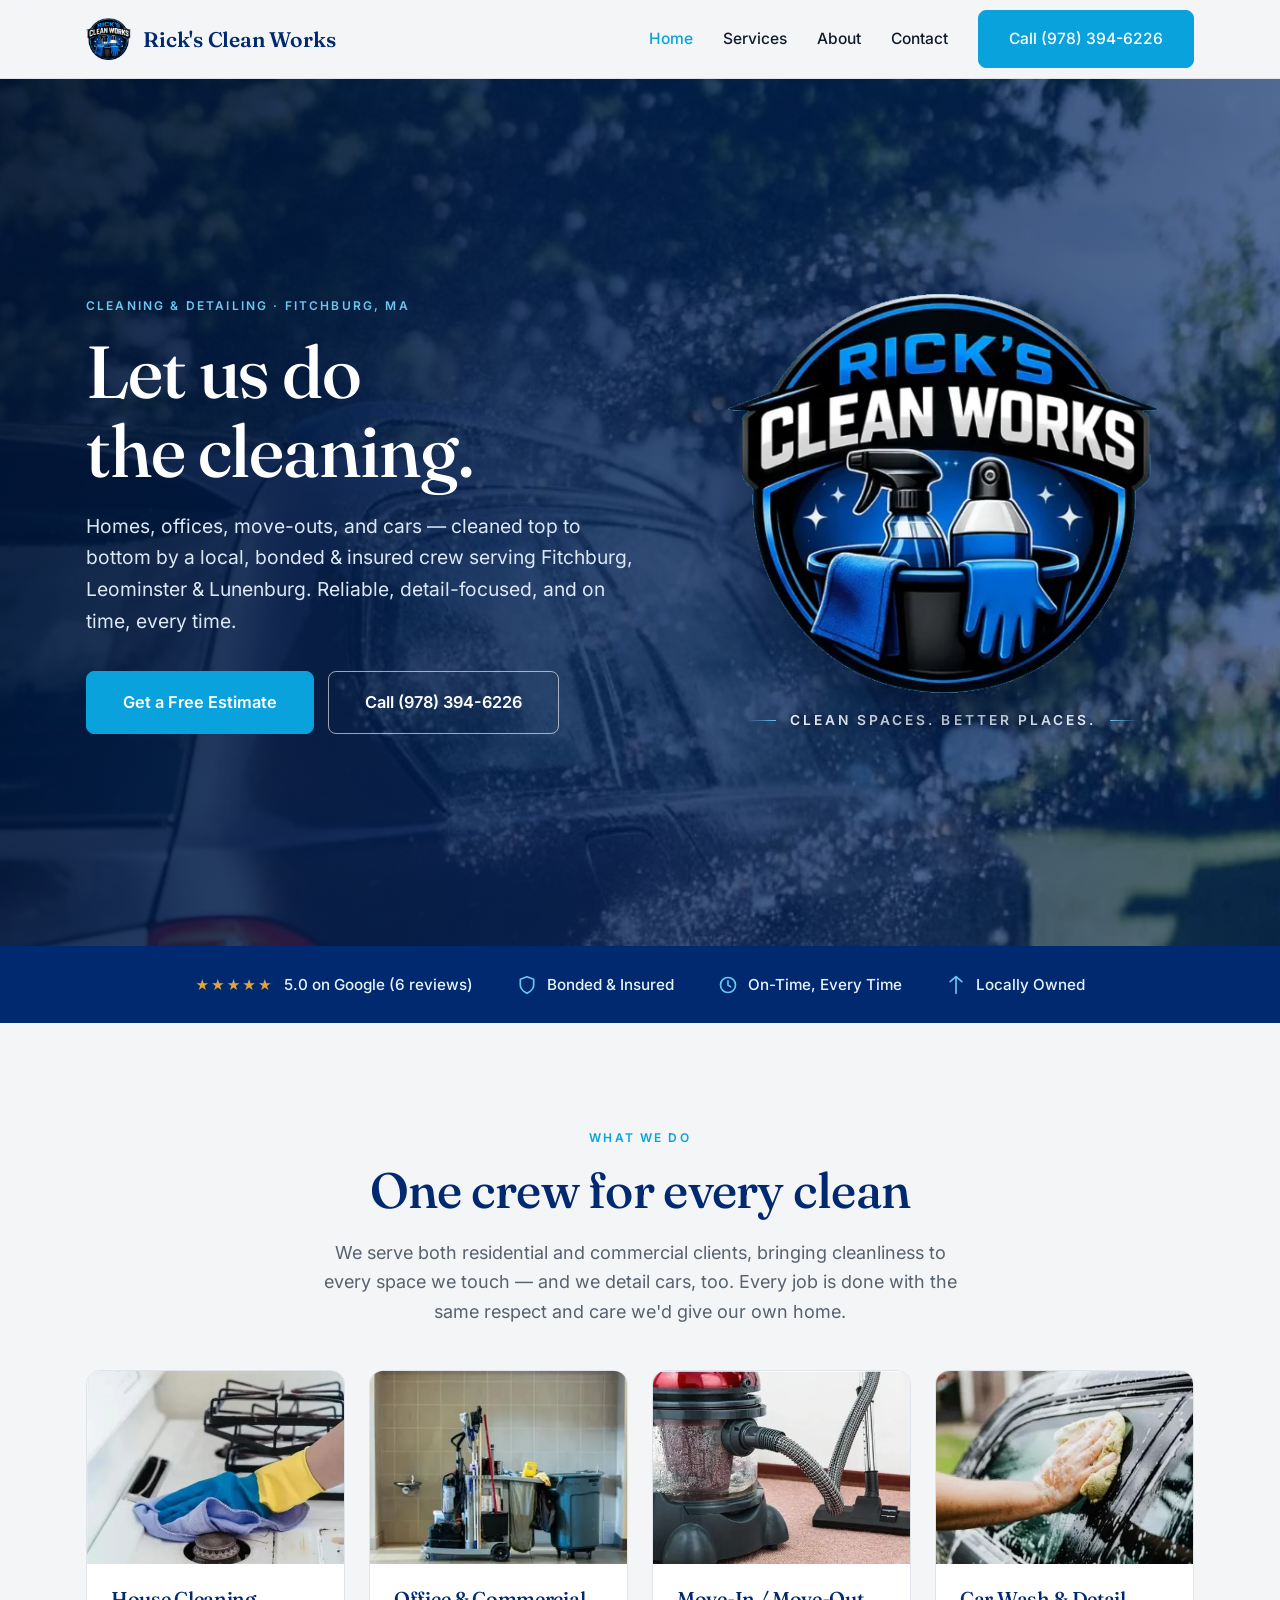
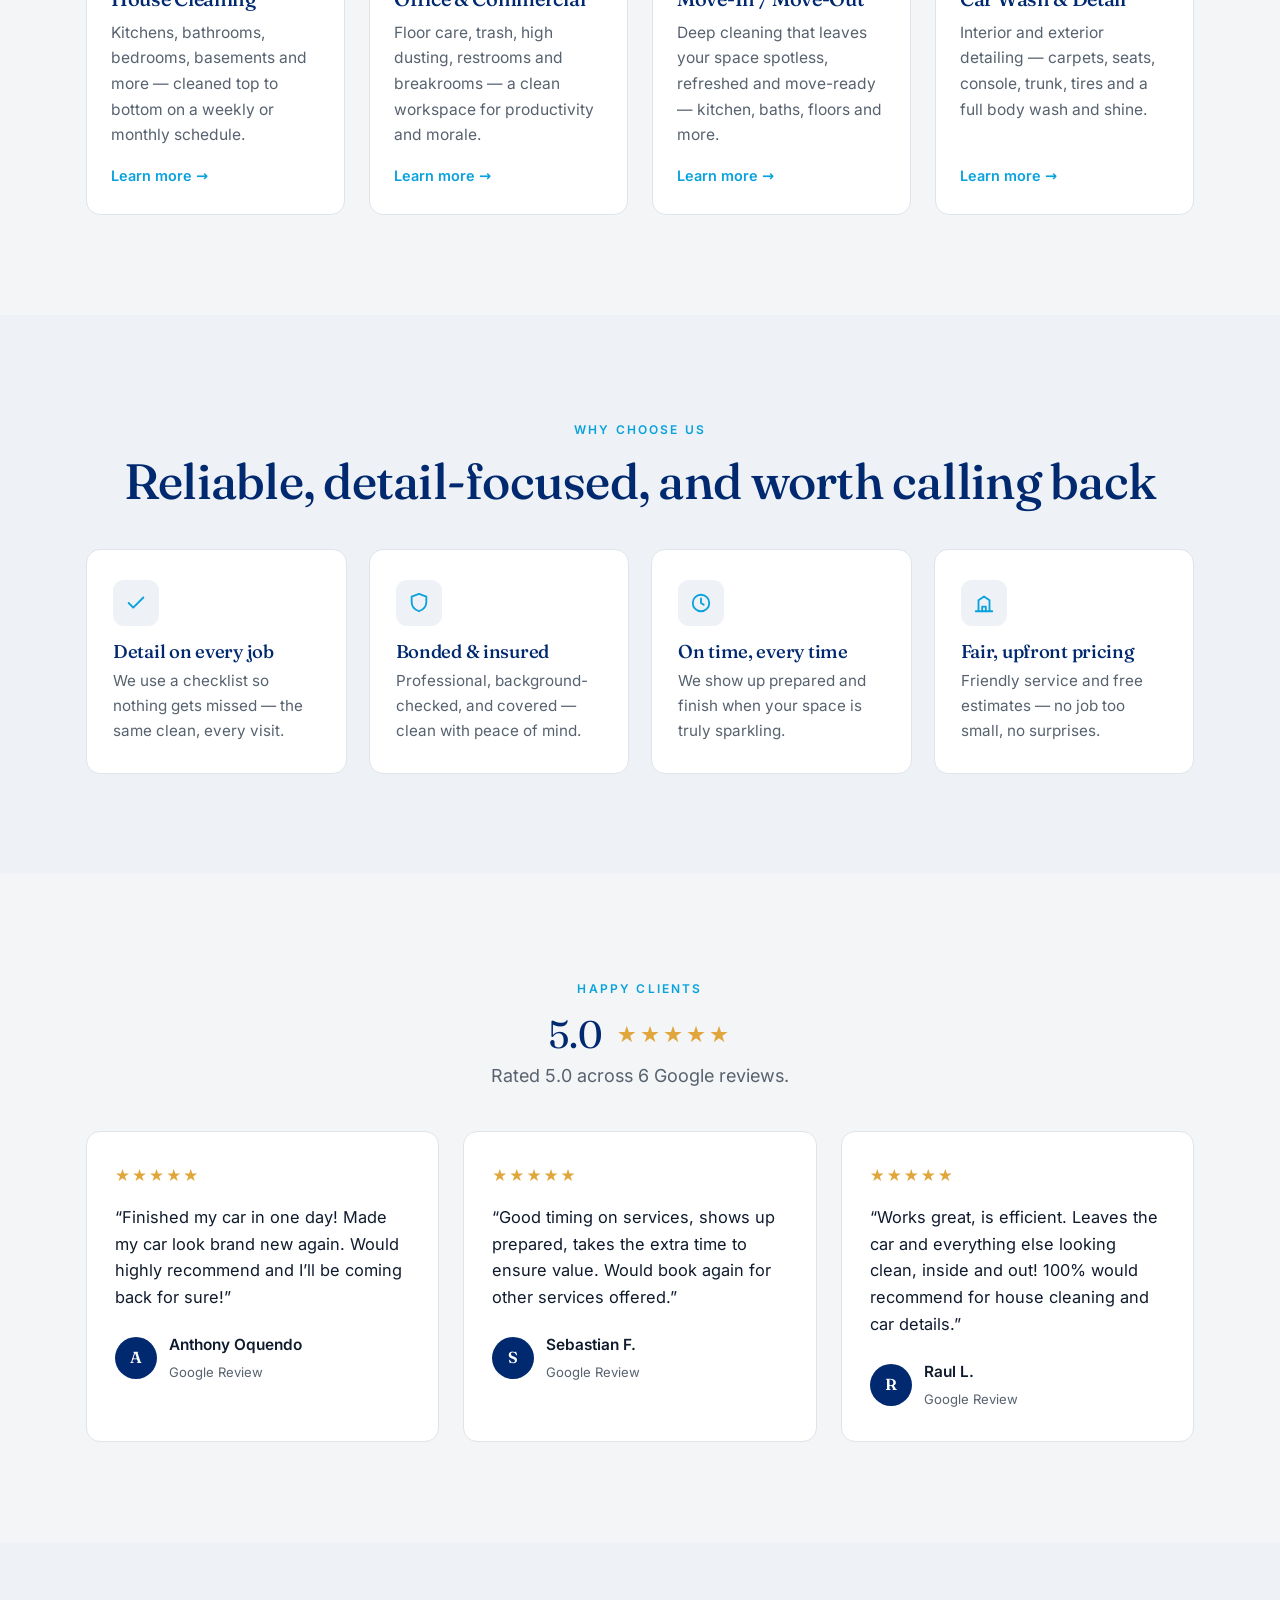
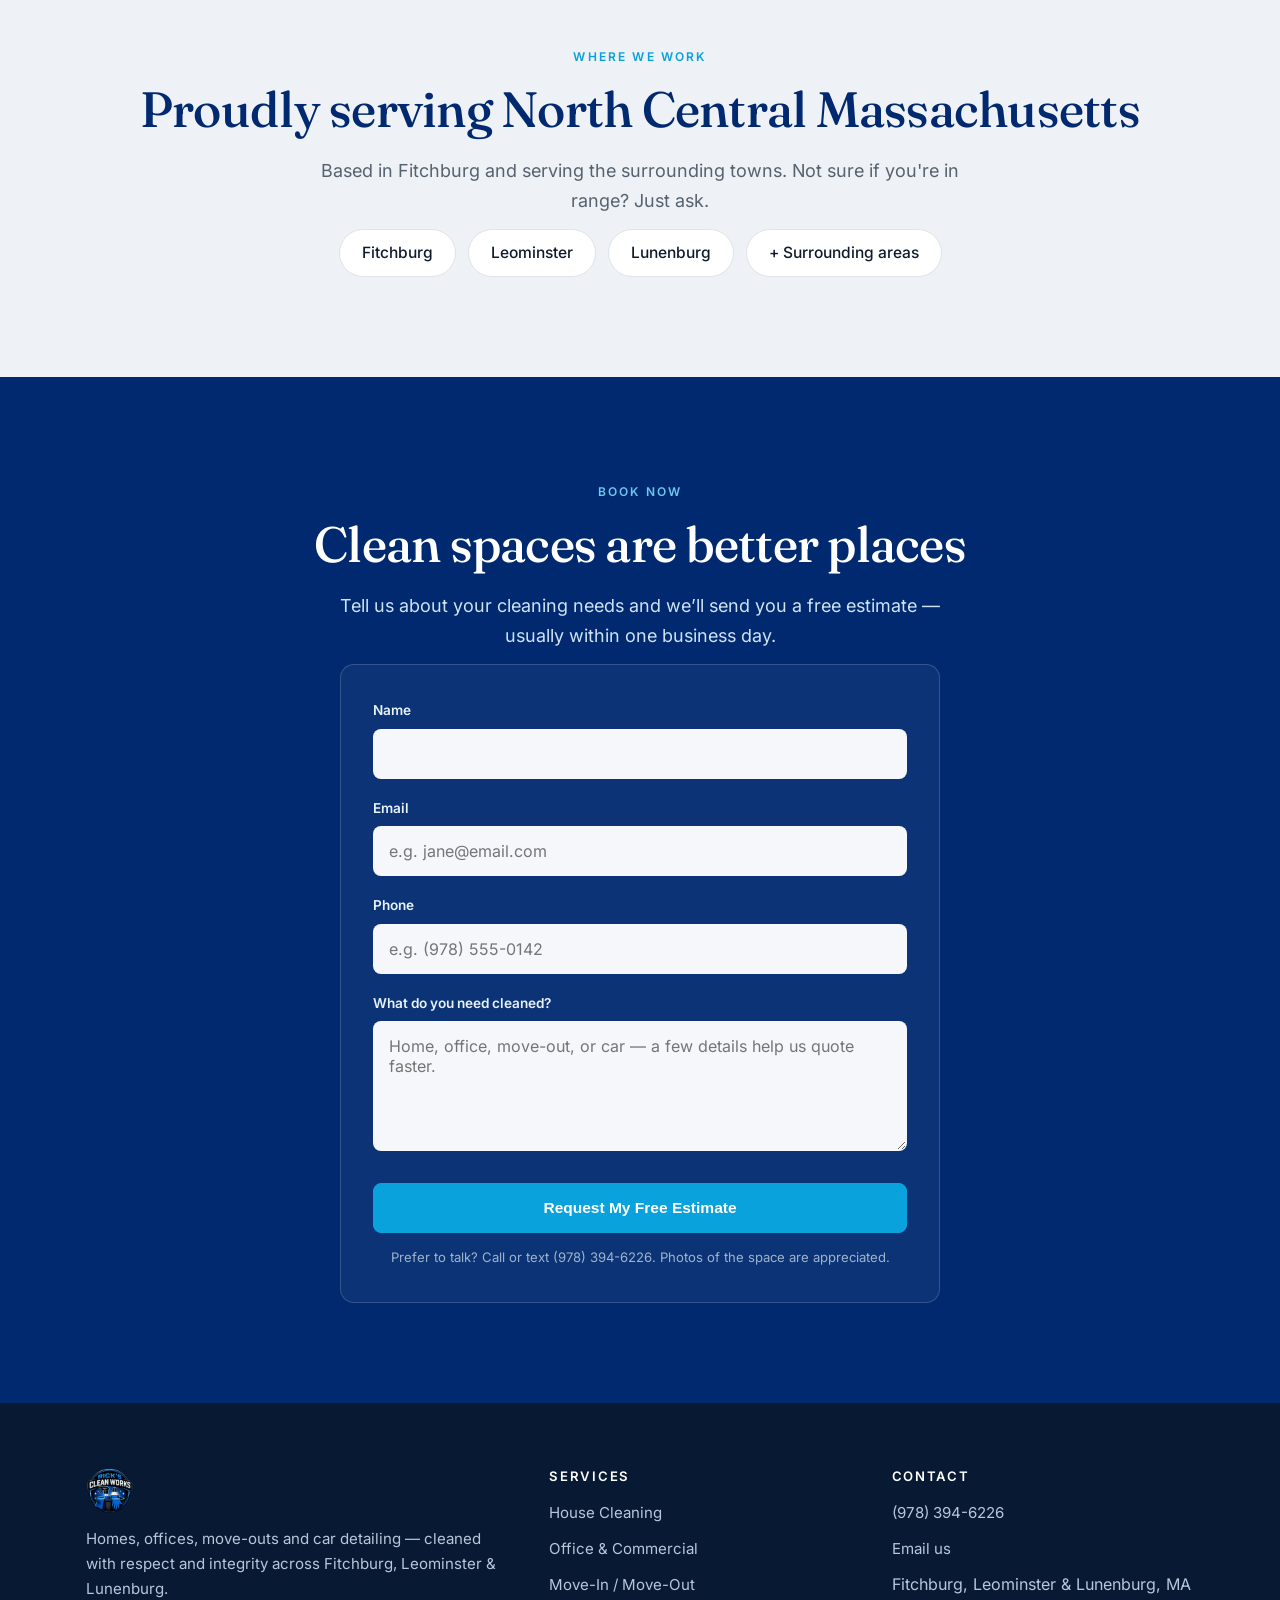
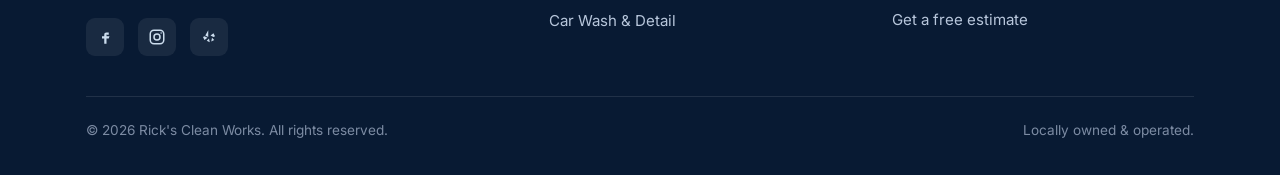
<file: index.html>
<!DOCTYPE html>
<html lang="en">
<head>
<meta charset="UTF-8">
<meta name="viewport" content="width=device-width, initial-scale=1">
<title>House & Office Cleaning in Fitchburg, MA | Rick's Clean Works</title>
<meta name="description" content="House, office, Airbnb & move-out cleaning plus car detailing in Fitchburg, Leominster & Lunenburg, MA. Bonded & insured, 5-star rated. Free estimates — call (978) 394-6226.">
<link rel="canonical" href="https://www.rickscleanworks.com/">
<meta property="og:type" content="website">
<meta property="og:title" content="House & Office Cleaning in Fitchburg, MA | Rick's Clean Works">
<meta property="og:description" content="House, office & move-out cleaning plus car detailing in Fitchburg, Leominster & Lunenburg, MA. Bonded & insured, 5-star rated. Free estimates.">
<meta property="og:url" content="https://www.rickscleanworks.com/">
<meta property="og:image" content="https://www.rickscleanworks.com/assets/og-image.jpg">
<meta name="twitter:card" content="summary_large_image">
<meta name="twitter:title" content="House & Office Cleaning in Fitchburg, MA | Rick's Clean Works">
<meta name="twitter:description" content="House, office & move-out cleaning plus car detailing in Fitchburg, Leominster & Lunenburg, MA. Bonded & insured, 5-star rated.">
<meta name="twitter:image" content="https://www.rickscleanworks.com/assets/og-image.jpg">
<link rel="preload" href="assets/fonts/inter-latin.woff2" as="font" type="font/woff2" crossorigin>
<link rel="preload" href="assets/fonts/fraunces-latin.woff2" as="font" type="font/woff2" crossorigin>
<link rel="preload" href="assets/hero-carwash.webp" as="image" fetchpriority="high">
<style>
@font-face{font-family:'Fraunces';font-style:normal;font-weight:400 600;font-display:swap;src:url(assets/fonts/fraunces-latin.woff2) format('woff2');unicode-range:U+0000-00FF,U+0131,U+0152-0153,U+02BB-02BC,U+02C6,U+02DA,U+02DC,U+0304,U+0308,U+0329,U+2000-206F,U+20AC,U+2122,U+2191,U+2193,U+2212,U+2215,U+FEFF,U+FFFD}
@font-face{font-family:'Fraunces';font-style:normal;font-weight:400 600;font-display:swap;src:url(assets/fonts/fraunces-latin-ext.woff2) format('woff2');unicode-range:U+0100-02BA,U+02BD-02C5,U+02C7-02CC,U+02CE-02D7,U+02DD-02FF,U+0304,U+0308,U+0329,U+1D00-1DBF,U+1E00-1E9F,U+1EF2-1EFF,U+2020,U+20A0-20AB,U+20AD-20C0,U+2113,U+2C60-2C7F,U+A720-A7FF}
@font-face{font-family:'Inter';font-style:normal;font-weight:300 600;font-display:swap;src:url(assets/fonts/inter-latin.woff2) format('woff2');unicode-range:U+0000-00FF,U+0131,U+0152-0153,U+02BB-02BC,U+02C6,U+02DA,U+02DC,U+0304,U+0308,U+0329,U+2000-206F,U+20AC,U+2122,U+2191,U+2193,U+2212,U+2215,U+FEFF,U+FFFD}
@font-face{font-family:'Inter';font-style:normal;font-weight:300 600;font-display:swap;src:url(assets/fonts/inter-latin-ext.woff2) format('woff2');unicode-range:U+0100-02BA,U+02BD-02C5,U+02C7-02CC,U+02CE-02D7,U+02DD-02FF,U+0304,U+0308,U+0329,U+1D00-1DBF,U+1E00-1E9F,U+1EF2-1EFF,U+2020,U+20A0-20AB,U+20AD-20C0,U+2113,U+2C60-2C7F,U+A720-A7FF}
:root{--bg:#f4f5f7;--surface:#fff;--surface-2:#eef1f5;--text:#0f1b2d;--muted:#57626f;--primary:#002970;--primary-soft:#0b3d8f;--accent:#09a2dd;--accent-dark:#0b84b8;--line:#dfe4ea;--star:#e0a63c;--max:1160px;--radius:14px;--shadow:0 18px 40px rgba(0,41,112,.12);--shadow-sm:0 8px 20px rgba(0,41,112,.08)}
*{box-sizing:border-box;margin:0;padding:0}
html{scroll-behavior:smooth}
body{font-family:'Inter',system-ui,-apple-system,sans-serif;color:var(--text);background:var(--bg);line-height:1.65;-webkit-font-smoothing:antialiased;text-rendering:optimizeLegibility}
h1,h2,h3,h4{font-family:'Fraunces','Georgia',serif;font-weight:500;line-height:1.08;letter-spacing:-.015em;text-wrap:balance;color:var(--primary)}
a{color:inherit;text-decoration:none}
img{max-width:100%;height:auto;display:block}
ul{list-style:none}
.wrap{max-width:var(--max);margin:0 auto;padding:0 26px}
.wrap-narrow{max-width:820px;margin:0 auto;padding:0 26px}
section{padding:100px 0}
.eyebrow{display:inline-block;text-transform:uppercase;letter-spacing:.18em;font-size:.75rem;font-weight:600;color:var(--accent);margin-bottom:16px}
h1{font-size:clamp(2.6rem,6vw,4.6rem)}
h2{font-size:clamp(1.9rem,4vw,3.1rem);margin-bottom:20px}
h3{font-size:1.4rem;margin-bottom:10px}
.lead{font-size:1.2rem;color:var(--muted);max-width:640px;margin:20px 0 34px}
.section-intro{font-size:1.12rem;color:var(--muted);max-width:640px;margin-bottom:14px}
.center{text-align:center}
.center .lead,.center .section-intro{margin-left:auto;margin-right:auto}
.skip{position:absolute;left:-9999px}
.skip:focus{left:12px;top:12px;background:var(--primary);color:#fff;padding:12px 18px;border-radius:8px;z-index:200}
.btn{display:inline-flex;align-items:center;gap:9px;padding:15px 30px;border-radius:8px;font-weight:600;font-size:.97rem;cursor:pointer;border:1.6px solid var(--primary);transition:transform .2s ease,background .2s ease,color .2s ease,border-color .2s ease;touch-action:manipulation}
.btn:focus-visible{outline:3px solid var(--accent);outline-offset:3px}
.btn-primary{background:var(--primary);color:#fff}
.btn-accent{background:var(--accent);color:#fff;border-color:var(--accent)}
.btn-ghost{background:transparent;color:var(--primary)}
.btn-lg{padding:17px 36px;font-size:1.02rem}
.site{position:sticky;top:0;z-index:100;background:rgba(244,245,247,.88);backdrop-filter:blur(10px);border-bottom:1px solid var(--line)}
.nav{display:flex;align-items:center;justify-content:space-between;height:78px;gap:20px}
.brand{display:flex;align-items:center;gap:12px;font-family:'Fraunces',serif;font-size:1.32rem;font-weight:600;color:var(--primary);letter-spacing:-.01em}
.brand img{height:42px;width:auto}
.nav-links{display:flex;align-items:center;gap:30px}
.nav-links a{font-weight:500;font-size:.97rem}
.nav-links a.active{color:var(--accent)}
.menu-toggle{display:none;font-size:1.6rem;background:none;border:0;cursor:pointer;color:var(--primary);line-height:1;padding:6px}
.call-mini{display:none}
.hero{position:relative;color:#fff;text-align:left;overflow:hidden}
.hero .bg{position:absolute;inset:0;z-index:0}
.hero .bg img{width:100%;height:100%;object-fit:cover}
.hero .bg::after{content:"";position:absolute;inset:0;background:linear-gradient(105deg,rgba(0,20,54,.92) 0%,rgba(0,32,84,.80) 45%,rgba(0,41,112,.58) 100%)}
.hero .wrap{position:relative;z-index:1;padding-top:112px;padding-bottom:112px}
.hero h1{color:#fff;max-width:14ch}
.hero .lead{color:#dce8f5;max-width:560px}
.hero .eyebrow{color:#6cc7ef}
.hero-split{display:grid;grid-template-columns:1.05fr .95fr;gap:52px;align-items:center}
.hero-copy{min-width:0}
.logo-hero{position:relative;z-index:1;justify-self:center;width:min(100%,430px);animation:floaty 4.6s ease-in-out infinite;will-change:transform}
.logo-hero::before{content:"";position:absolute;left:50%;top:50%;transform:translate(-50%,-50%);width:120%;height:120%;border-radius:50%;background:radial-gradient(circle,rgba(9,162,221,.30) 0%,rgba(0,41,112,.22) 46%,rgba(0,41,112,0) 70%);z-index:-1}
.logo-hero img{width:100%;height:auto;display:block;filter:drop-shadow(0 22px 30px rgba(0,10,30,.55))}
.logo-tagline{margin:16px auto 0;display:flex;align-items:center;justify-content:center;gap:14px;font-family:'Inter',sans-serif;font-weight:600;text-transform:uppercase;letter-spacing:.22em;font-size:clamp(.64rem,1.15vw,.86rem);color:#e4eefb;text-shadow:0 1px 6px rgba(0,10,30,.6);white-space:nowrap}
.logo-tagline::before,.logo-tagline::after{content:"";height:1.5px;width:28px;flex:none;border-radius:2px}
.logo-tagline::before{background:linear-gradient(90deg,rgba(108,199,239,0),#6cc7ef)}
.logo-tagline::after{background:linear-gradient(90deg,#6cc7ef,rgba(108,199,239,0))}
@keyframes floaty{0%,100%{transform:translateY(0)}50%{transform:translateY(-10px)}}
.actions{display:flex;gap:14px;flex-wrap:wrap;align-items:center}
.hero .btn-ghost{color:#fff;border-color:rgba(255,255,255,.6)}
.trustbar{background:var(--primary);color:#e7f3fb;padding:26px 0}
.trustbar .row{display:flex;flex-wrap:wrap;justify-content:center;align-items:center;gap:16px 44px;text-align:center}
.trustbar .item{display:flex;align-items:center;gap:10px;font-size:.95rem;font-weight:500}
.trustbar svg{flex:none;color:#6cc7ef}
.trustbar .stars{color:var(--star);letter-spacing:2px}
.page-hero{background:var(--primary);color:#fff;text-align:center;padding:88px 0 76px}
.page-hero h1{color:#fff}
.page-hero .eyebrow{color:#6cc7ef}
.page-hero p{color:#cfe3f2;max-width:600px;margin:16px auto 0;font-size:1.12rem}
.reveal{opacity:0;transform:translateY(18px);transition:opacity .6s ease,transform .6s ease}
.reveal.in{opacity:1;transform:none}
@media(max-width:1000px){.hero-split{gap:36px}.logo-hero{width:min(100%,340px)}}
@media(max-width:860px){.hero-split{grid-template-columns:1fr;gap:40px;text-align:center}.hero h1,.hero .lead{max-width:none;margin-left:auto;margin-right:auto}.hero .actions{justify-content:center}.logo-hero{width:min(78%,300px)}}
@media(max-width:640px){section{padding:66px 0}.hero .wrap{padding-top:38px;padding-bottom:64px}.hero h1{font-size:clamp(2.1rem,8.5vw,2.6rem)}.hero .eyebrow{margin-bottom:10px}.hero .lead{font-size:1.04rem;margin:14px 0 22px}.hero .actions{gap:10px}.hero .btn-lg{padding:15px 26px;font-size:.98rem}.page-hero{padding:46px 0 42px}.page-hero p{font-size:1rem;margin-top:12px}.brand{font-size:1.12rem;gap:9px}.brand img{height:36px}.call-mini{display:flex;align-items:center;justify-content:center;width:42px;height:42px;border-radius:50%;background:var(--accent);color:#fff;flex:none;margin-left:auto}.menu-toggle{display:block;margin-left:2px}.nav-links{display:none}}
@media(prefers-reduced-motion:reduce){*{transition:none!important;animation:none!important;scroll-behavior:auto!important}.reveal{opacity:1;transform:none}}
</style>
<link rel="preload" href="styles.css?v=20260726" as="style" onload="this.onload=null;this.rel='stylesheet'">
<noscript><link rel="stylesheet" href="styles.css?v=20260726"></noscript>
<script type="application/ld+json">
{
  "@context": "https://schema.org",
  "@type": "LocalBusiness",
  "name": "Rick's Clean Works",
  "image": "https://www.rickscleanworks.com/assets/og-image.jpg",
  "url": "https://www.rickscleanworks.com",
  "telephone": "+1-978-394-6226",
  "email": "ricklulimachi@rickscleanworks.com",
  "priceRange": "$$",
  "address": { "@type": "PostalAddress", "addressLocality": "Fitchburg", "addressRegion": "MA", "addressCountry": "US" },
  "areaServed": ["Fitchburg, MA", "Leominster, MA", "Lunenburg, MA"],
  "sameAs": [
    "https://facebook.com/profile.php?id=61590182191311",
    "http://instagram.com/rickscleanworks/",
    "http://yelp.com/biz/SFwKLmyk39MObXMphbTqpw"
  ],
  "aggregateRating": { "@type": "AggregateRating", "ratingValue": "5.0", "reviewCount": "6" }
}
</script>
</head>
<body>
<a href="#main" class="skip">Skip to content</a>

<header class="site">
  <div class="wrap nav">
    <a class="brand" href="index.html" aria-label="Rick's Clean Works home">
      <img src="assets/logo-mark.png" alt="Rick's Clean Works logo" width="45" height="42">
      Rick's Clean Works
    </a>
    <nav class="nav-links" id="nav" aria-label="Primary">
      <a class="link active" href="index.html">Home</a>
      <a class="link" href="services.html">Services</a>
      <a class="link" href="about.html">About</a>
      <a class="link" href="contact.html">Contact</a>
      <a class="btn btn-accent" href="tel:+19783946226">Call (978) 394-6226</a>
    </nav>
    <a class="call-mini" href="tel:+19783946226" aria-label="Call Rick's Clean Works at (978) 394-6226"><svg width="19" height="19" viewBox="0 0 24 24" fill="none" stroke="currentColor" stroke-width="2" stroke-linecap="round" stroke-linejoin="round" aria-hidden="true"><path d="M22 16.9v3a2 2 0 0 1-2.2 2 19.8 19.8 0 0 1-8.6-3 19.5 19.5 0 0 1-6-6 19.8 19.8 0 0 1-3-8.6A2 2 0 0 1 4.1 2H7a2 2 0 0 1 2 1.7c.1 1 .4 1.9.7 2.8a2 2 0 0 1-.5 2.1L8 9.9a16 16 0 0 0 6 6l1.3-1.2a2 2 0 0 1 2.1-.5c.9.3 1.8.6 2.8.7A2 2 0 0 1 22 16.9z"/></svg></a>
    <button class="menu-toggle" aria-label="Open menu" aria-expanded="false">&#9776;</button>
  </div>
</header>

<main id="main">
  <!-- HERO -->
  <section class="hero">
    <div class="bg">
      <img src="assets/hero-carwash.webp" alt="Bright, freshly cleaned living space" fetchpriority="high" width="789" height="646">
    </div>
    <div class="wrap hero-split">
      <div class="hero-copy">
        <p class="eyebrow">Cleaning &amp; Detailing · Fitchburg, MA</p>
        <h1>Let us do the cleaning.</h1>
        <p class="lead">Homes, offices, move-outs, and cars — cleaned top to bottom by a local, bonded &amp; insured crew serving Fitchburg, Leominster &amp; Lunenburg. Reliable, detail-focused, and on time, every time.</p>
        <div class="actions">
          <a class="btn btn-accent btn-lg" href="contact.html#estimate">Get a Free Estimate</a>
          <a class="btn btn-ghost btn-lg" href="tel:+19783946226">Call (978) 394-6226</a>
        </div>
      </div>
      <div class="logo-hero" aria-hidden="true">
        <img src="assets/logo-badge.webp" alt="" width="463" height="430" fetchpriority="high">
        <p class="logo-tagline">Clean Spaces. Better Places.</p>
      </div>
    </div>
  </section>

  <!-- TRUST BAR -->
  <div class="trustbar">
    <div class="wrap row">
      <span class="item"><span class="stars" aria-hidden="true">★★★★★</span> 5.0 on Google (6 reviews)</span>
      <span class="item"><svg width="20" height="20" viewBox="0 0 24 24" fill="none" stroke="currentColor" stroke-width="2" stroke-linecap="round" stroke-linejoin="round" aria-hidden="true"><path d="M12 22s8-4 8-10V5l-8-3-8 3v7c0 6 8 10 8 10z"/></svg> Bonded &amp; Insured</span>
      <span class="item"><svg width="20" height="20" viewBox="0 0 24 24" fill="none" stroke="currentColor" stroke-width="2" stroke-linecap="round" stroke-linejoin="round" aria-hidden="true"><circle cx="12" cy="12" r="9"/><path d="M12 7v5l3 2"/></svg> On-Time, Every Time</span>
      <span class="item"><svg width="20" height="20" viewBox="0 0 24 24" fill="none" stroke="currentColor" stroke-width="2" stroke-linecap="round" stroke-linejoin="round" aria-hidden="true"><path d="M12 2v20M5 8l7-6 7 6"/></svg> Locally Owned</span>
    </div>
  </div>

  <!-- SERVICES -->
  <section>
    <div class="wrap">
      <div class="center reveal">
        <p class="eyebrow">What we do</p>
        <h2>One crew for every clean</h2>
        <p class="section-intro">We serve both residential and commercial clients, bringing cleanliness to every space we touch — and we detail cars, too. Every job is done with the same respect and care we'd give our own home.</p>
      </div>
      <div class="grid reveal" style="margin-top:44px">
        <a class="scard" href="services.html#house-cleaning">
          <div class="thumb"><img src="assets/house-cleaning.webp" alt="Sparkling clean kitchen after a house cleaning" loading="lazy" width="470" height="365"></div>
          <div class="body"><h3>House Cleaning</h3><p>Kitchens, bathrooms, bedrooms, basements and more — cleaned top to bottom on a weekly or monthly schedule.</p><span class="more">Learn more →</span></div>
        </a>
        <a class="scard" href="services.html#office-cleaning">
          <div class="thumb"><img src="assets/office-cleaning.webp" alt="Tidy, professional office workspace" loading="lazy" width="470" height="285"></div>
          <div class="body"><h3>Office &amp; Commercial</h3><p>Floor care, trash, high dusting, restrooms and breakrooms — a clean workspace for productivity and morale.</p><span class="more">Learn more →</span></div>
        </a>
        <a class="scard" href="services.html#move-out">
          <div class="thumb"><img src="assets/move-out.webp" alt="Deep cleaning an empty room for move-out" loading="lazy" width="491" height="327"></div>
          <div class="body"><h3>Move-In / Move-Out</h3><p>Deep cleaning that leaves your space spotless, refreshed and move-ready — kitchen, baths, floors and more.</p><span class="more">Learn more →</span></div>
        </a>
        <a class="scard" href="services.html#car-detailing">
          <div class="thumb"><img src="assets/car-washing.webp" alt="Freshly detailed car interior" loading="lazy" width="444" height="296"></div>
          <div class="body"><h3>Car Wash &amp; Detail</h3><p>Interior and exterior detailing — carpets, seats, console, trunk, tires and a full body wash and shine.</p><span class="more">Learn more →</span></div>
        </a>
      </div>
    </div>
  </section>

  <!-- WHY US -->
  <section class="band-soft">
    <div class="wrap">
      <div class="center reveal">
        <p class="eyebrow">Why choose us</p>
        <h2>Reliable, detail-focused, and worth calling back</h2>
      </div>
      <div class="values reveal" style="margin-top:40px">
        <div class="value">
          <span class="ico"><svg width="22" height="22" viewBox="0 0 24 24" fill="none" stroke="currentColor" stroke-width="2" stroke-linecap="round" stroke-linejoin="round" aria-hidden="true"><path d="M20 6 9 17l-5-5"/></svg></span>
          <h3>Detail on every job</h3><p>We use a checklist so nothing gets missed — the same clean, every visit.</p>
        </div>
        <div class="value">
          <span class="ico"><svg width="22" height="22" viewBox="0 0 24 24" fill="none" stroke="currentColor" stroke-width="2" stroke-linecap="round" stroke-linejoin="round" aria-hidden="true"><path d="M12 2 4 5v6c0 5.5 3.8 8.6 8 10 4.2-1.4 8-4.5 8-10V5z"/></svg></span>
          <h3>Bonded &amp; insured</h3><p>Professional, background-checked, and covered — clean with peace of mind.</p>
        </div>
        <div class="value">
          <span class="ico"><svg width="22" height="22" viewBox="0 0 24 24" fill="none" stroke="currentColor" stroke-width="2" stroke-linecap="round" stroke-linejoin="round" aria-hidden="true"><circle cx="12" cy="12" r="9"/><path d="M12 7v5l3 2"/></svg></span>
          <h3>On time, every time</h3><p>We show up prepared and finish when your space is truly sparkling.</p>
        </div>
        <div class="value">
          <span class="ico"><svg width="22" height="22" viewBox="0 0 24 24" fill="none" stroke="currentColor" stroke-width="2" stroke-linecap="round" stroke-linejoin="round" aria-hidden="true"><path d="M3 21h18M6 21V9l6-4 6 4v12"/><path d="M10 21v-5h4v5"/></svg></span>
          <h3>Fair, upfront pricing</h3><p>Friendly service and free estimates — no job too small, no surprises.</p>
        </div>
      </div>
    </div>
  </section>

  <!-- REVIEWS -->
  <section>
    <div class="wrap">
      <div class="center reveal">
        <p class="eyebrow">Happy clients</p>
        <div class="rating-lead"><span class="big">5.0</span><span class="stars" aria-hidden="true">★★★★★</span></div>
        <p class="section-intro">Rated 5.0 across 6 Google reviews.</p>
      </div>
      <div class="reviews reveal" style="margin-top:40px">
        <figure class="review">
          <div class="stars" aria-label="5 out of 5 stars">★★★★★</div>
          <blockquote><p>&ldquo;Finished my car in one day! Made my car look brand new again. Would highly recommend and I&rsquo;ll be coming back for sure!&rdquo;</p></blockquote>
          <figcaption class="who"><span class="avatar" aria-hidden="true">A</span><span><span class="name">Anthony Oquendo</span><br><span class="src">Google Review</span></span></figcaption>
        </figure>
        <figure class="review">
          <div class="stars" aria-label="5 out of 5 stars">★★★★★</div>
          <blockquote><p>&ldquo;Good timing on services, shows up prepared, takes the extra time to ensure value. Would book again for other services offered.&rdquo;</p></blockquote>
          <figcaption class="who"><span class="avatar" aria-hidden="true">S</span><span><span class="name">Sebastian F.</span><br><span class="src">Google Review</span></span></figcaption>
        </figure>
        <figure class="review">
          <div class="stars" aria-label="5 out of 5 stars">★★★★★</div>
          <blockquote><p>&ldquo;Works great, is efficient. Leaves the car and everything else looking clean, inside and out! 100% would recommend for house cleaning and car details.&rdquo;</p></blockquote>
          <figcaption class="who"><span class="avatar" aria-hidden="true">R</span><span><span class="name">Raul L.</span><br><span class="src">Google Review</span></span></figcaption>
        </figure>
      </div>
    </div>
  </section>

  <!-- SERVICE AREA -->
  <section class="band-soft">
    <div class="wrap center reveal">
      <p class="eyebrow">Where we work</p>
      <h2>Proudly serving North Central Massachusetts</h2>
      <p class="section-intro">Based in Fitchburg and serving the surrounding towns. Not sure if you're in range? Just ask.</p>
      <div class="area-list">
        <span>Fitchburg</span><span>Leominster</span><span>Lunenburg</span><span>+ Surrounding areas</span>
      </div>
    </div>
  </section>

  <!-- CTA + FORM -->
  <section class="cta-band" id="quote">
    <div class="wrap center">
      <p class="eyebrow">Book now</p>
      <h2>Clean spaces are better places</h2>
      <p class="section-intro">Tell us about your cleaning needs and we&rsquo;ll send you a free estimate — usually within one business day.</p>
      <div class="form-card">
        <form class="lead-form" action="/api/lead" method="POST" novalidate>
          <input type="hidden" name="_form" value="contact">
          <div class="field">
            <label for="name">Name</label>
            <input id="name" name="name" type="text" autocomplete="name" required>
            <span class="err">Please enter your name.</span>
          </div>
          <div class="field">
            <label for="email">Email</label>
            <input id="email" name="email" type="email" inputmode="email" autocomplete="email" placeholder="e.g. jane@email.com" spellcheck="false" required>
            <span class="err">Please enter a valid email.</span>
          </div>
          <div class="field">
            <label for="phone">Phone</label>
            <input id="phone" name="phone" type="tel" inputmode="tel" autocomplete="tel" placeholder="e.g. (978) 555-0142">
          </div>
          <div class="field">
            <label for="message">What do you need cleaned?</label>
            <textarea id="message" name="message" placeholder="Home, office, move-out, or car — a few details help us quote faster." required></textarea>
            <span class="err">Please add a short message.</span>
          </div>
          <button class="btn btn-accent" type="submit">Request My Free Estimate</button>
          <p class="form-note">Prefer to talk? Call or text (978) 394-6226. Photos of the space are appreciated.</p>
        </form>
      </div>
    </div>
  </section>
</main>

<footer class="site-foot">
  <div class="wrap">
    <div class="foot-grid">
      <div>
        <img src="assets/logo-mark.png" alt="Rick's Clean Works logo" width="142" height="132">
        <p>Homes, offices, move-outs and car detailing — cleaned with respect and integrity across Fitchburg, Leominster &amp; Lunenburg.</p>
        <div class="foot-social">
          <a href="https://facebook.com/profile.php?id=61590182191311" aria-label="Facebook" target="_blank" rel="noopener"><svg width="18" height="18" viewBox="0 0 24 24" fill="currentColor" aria-hidden="true"><path d="M14 9h3V6h-3c-2 0-3 1-3 3v2H8v3h3v7h3v-7h3l1-3h-4V9c0-.6.4-1 1-1z"/></svg></a>
          <a href="http://instagram.com/rickscleanworks/" aria-label="Instagram" target="_blank" rel="noopener"><svg width="18" height="18" viewBox="0 0 24 24" fill="none" stroke="currentColor" stroke-width="2" aria-hidden="true"><rect x="3" y="3" width="18" height="18" rx="5"/><circle cx="12" cy="12" r="4"/><circle cx="17.5" cy="6.5" r="1" fill="currentColor" stroke="none"/></svg></a>
          <a href="http://yelp.com/biz/SFwKLmyk39MObXMphbTqpw" aria-label="Yelp" target="_blank" rel="noopener"><svg width="18" height="18" viewBox="0 0 24 24" fill="currentColor" aria-hidden="true"><path d="M11 3v9l-4-2 4-7zm-5 8 4 2-4 3-2-4 2-1zm3 6 3-3 1 5-4-2zm6 1 1-5 3 3-4 2zm3-6-4-2 4-3 2 4-2 1z"/></svg></a>
        </div>
      </div>
      <div>
        <h4>Services</h4>
        <ul>
          <li><a href="services.html#house-cleaning">House Cleaning</a></li>
          <li><a href="services.html#office-cleaning">Office &amp; Commercial</a></li>
          <li><a href="services.html#move-out">Move-In / Move-Out</a></li>
          <li><a href="services.html#car-detailing">Car Wash &amp; Detail</a></li>
        </ul>
      </div>
      <div>
        <h4>Contact</h4>
        <ul>
          <li><a href="tel:+19783946226">(978) 394-6226</a></li>
          <li><a href="mailto:ricklulimachi@rickscleanworks.com">Email us</a></li>
          <li>Fitchburg, Leominster &amp; Lunenburg, MA</li>
          <li><a href="contact.html#estimate">Get a free estimate</a></li>
        </ul>
      </div>
    </div>
    <div class="foot-bottom">
      <span>&copy; <span id="yr"></span> Rick's Clean Works. All rights reserved.</span>
      <span>Locally owned &amp; operated.</span>
    </div>
  </div>
</footer>
<script src="site.js" defer></script>
</body>
</html>
</file>
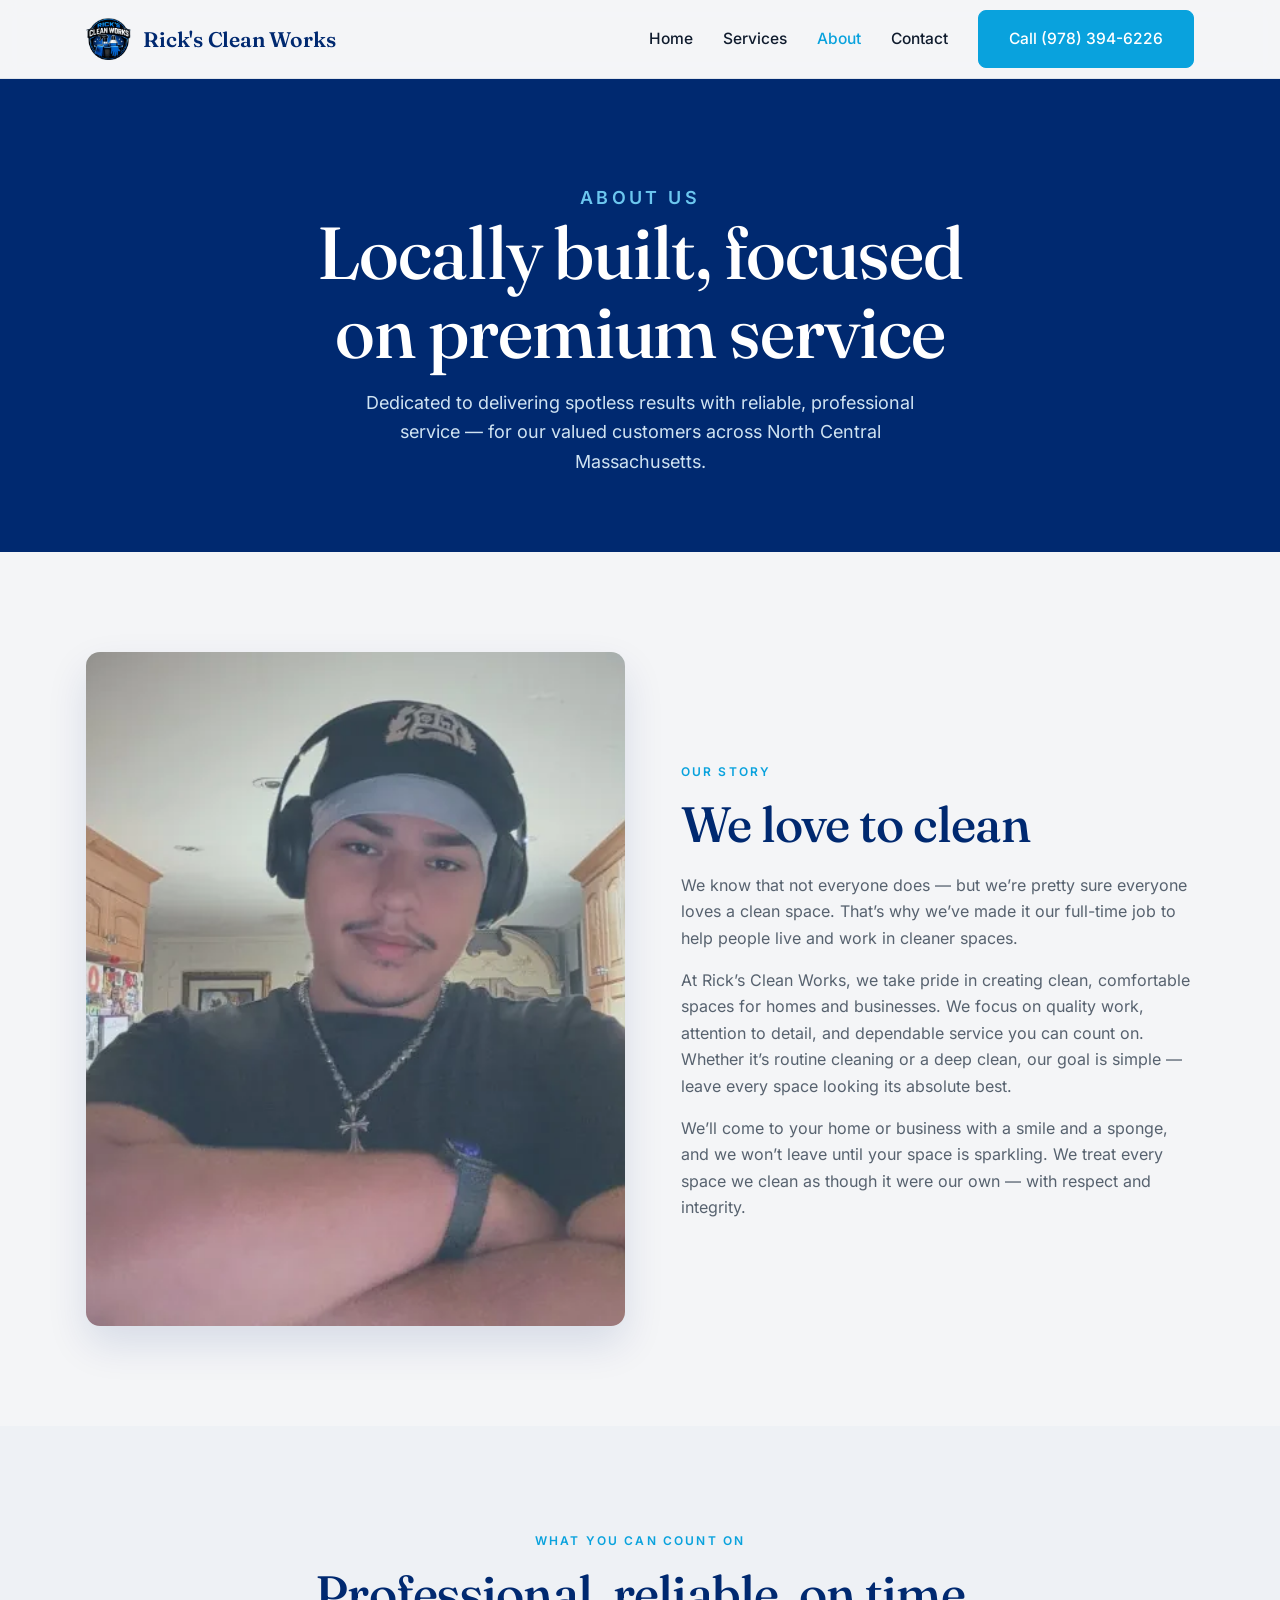
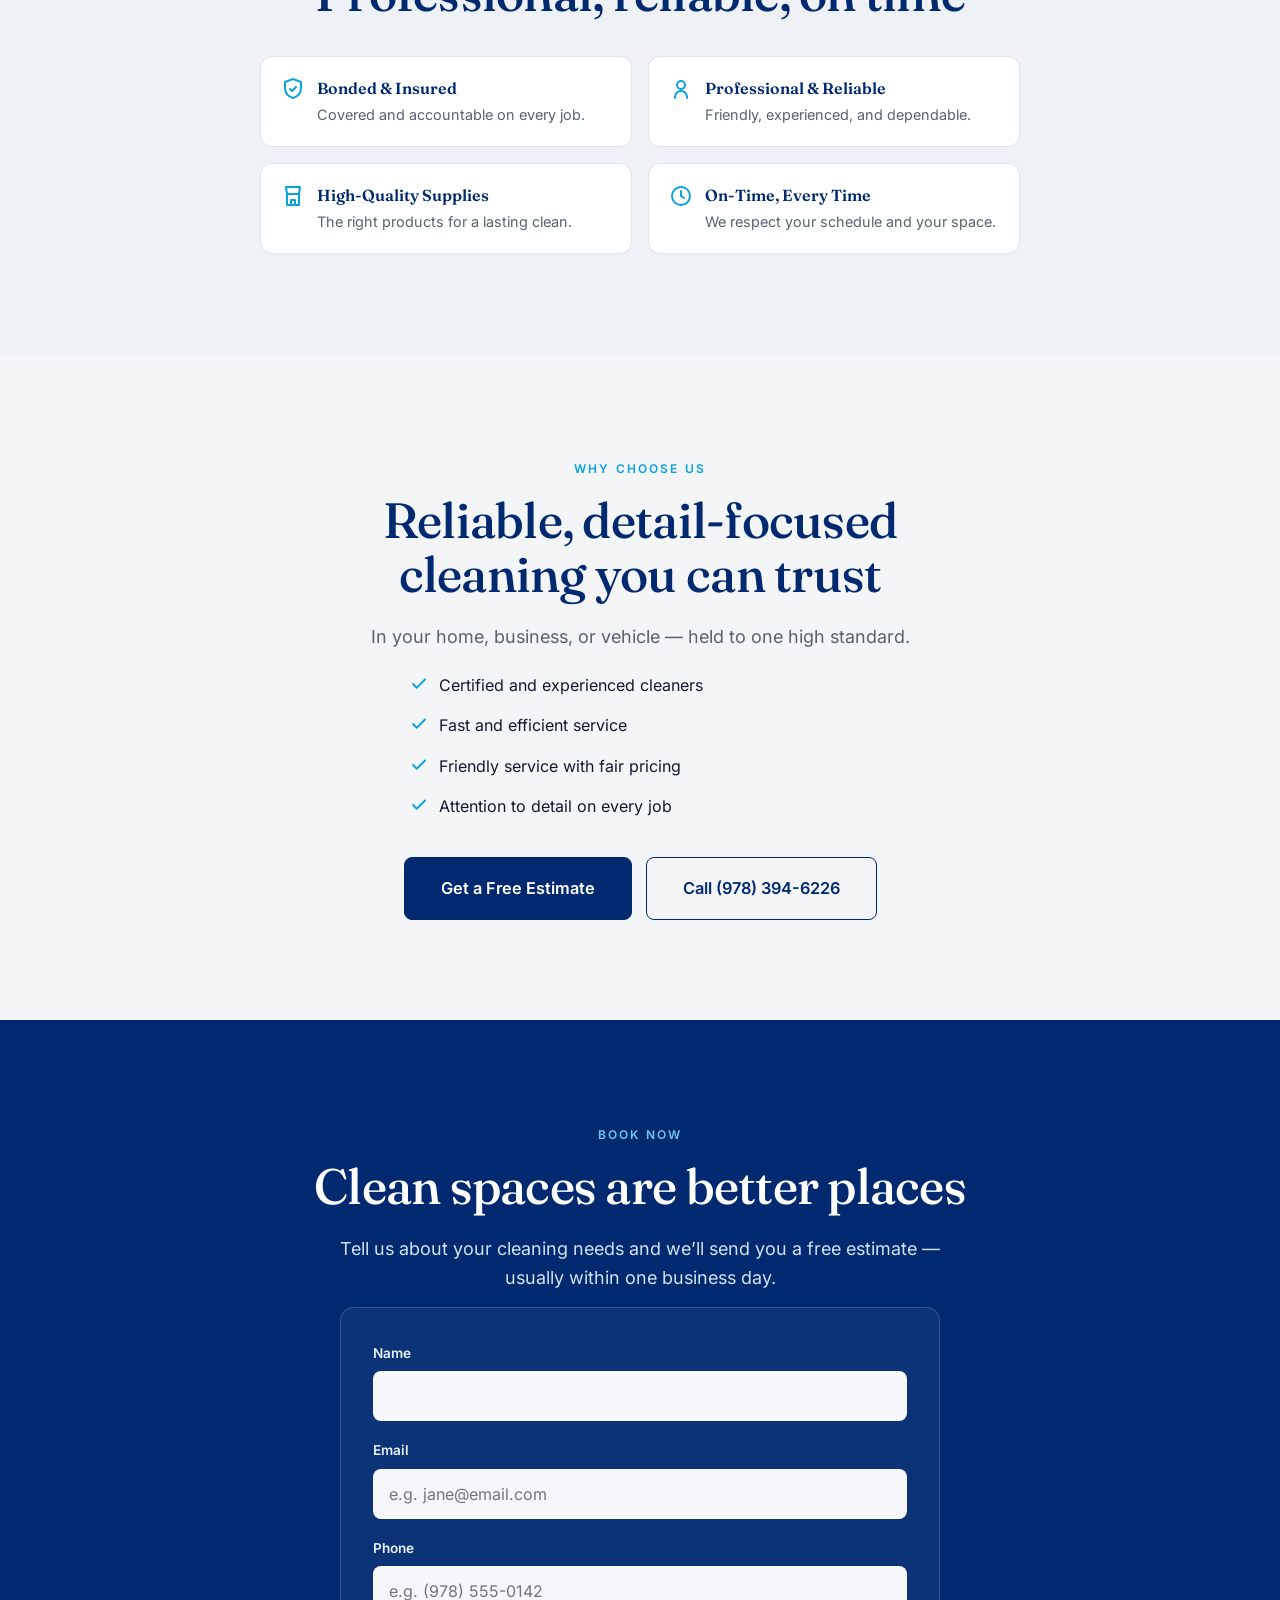
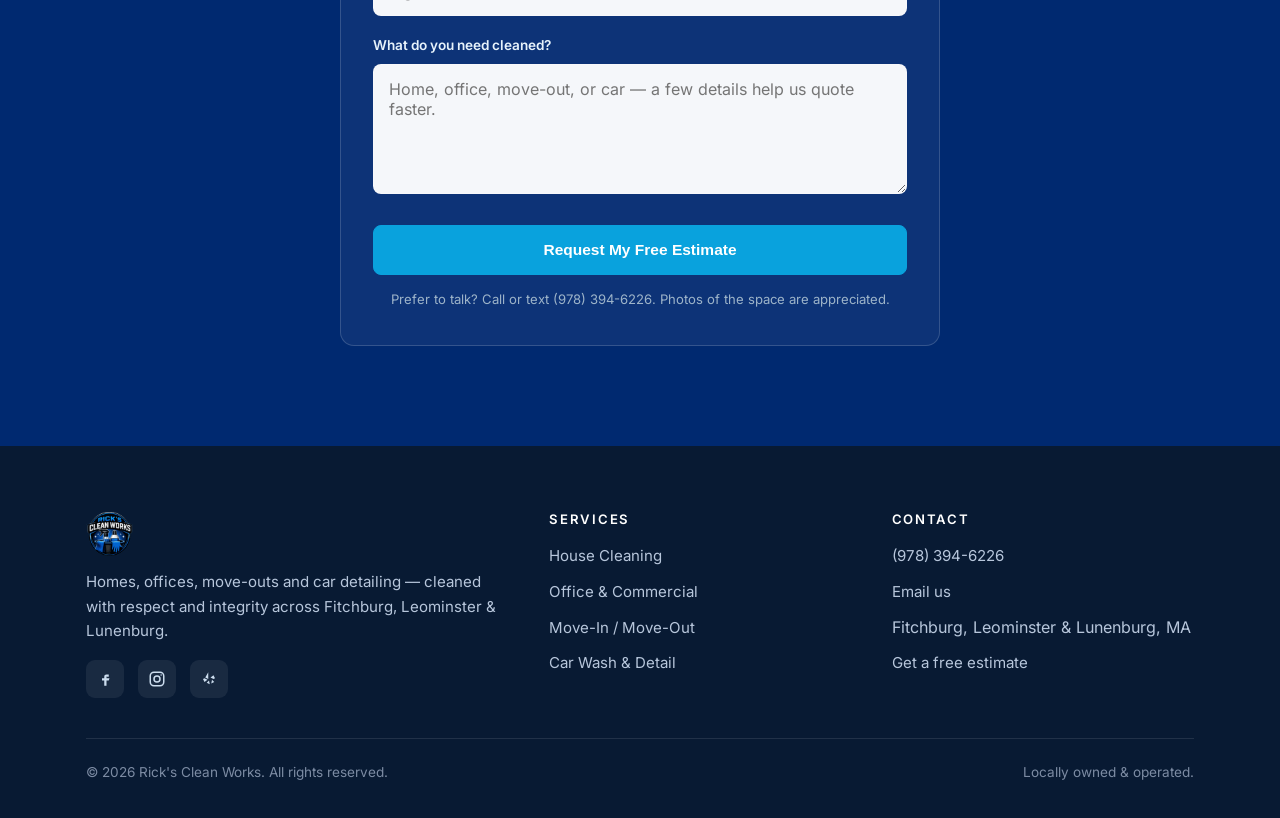
<file: about.html>
<!DOCTYPE html>
<html lang="en">
<head>
<meta charset="UTF-8">
<meta name="viewport" content="width=device-width, initial-scale=1">
<title>About Rick's Clean Works | Fitchburg, MA Cleaning Company</title>
<meta name="description" content="Rick's Clean Works is a locally owned, bonded & insured cleaning and detailing company in Fitchburg, MA. Reliable, detail-focused service for homes, offices and vehicles.">
<link rel="canonical" href="https://www.rickscleanworks.com/about">
<meta property="og:type" content="website">
<meta property="og:title" content="About Rick's Clean Works | Fitchburg, MA Cleaning Company">
<meta property="og:description" content="Locally owned, bonded & insured cleaning and detailing in Fitchburg, MA. Reliable, detail-focused service you can count on.">
<meta property="og:url" content="https://www.rickscleanworks.com/about">
<meta property="og:image" content="https://www.rickscleanworks.com/assets/og-image.jpg">
<meta name="twitter:card" content="summary_large_image">
<meta name="twitter:title" content="About Rick's Clean Works | Fitchburg, MA Cleaning Company">
<meta name="twitter:description" content="Locally owned, bonded & insured cleaning and detailing in Fitchburg, MA.">
<meta name="twitter:image" content="https://www.rickscleanworks.com/assets/og-image.jpg">
<link rel="preload" href="assets/fonts/inter-latin.woff2" as="font" type="font/woff2" crossorigin>
<link rel="preload" href="assets/fonts/fraunces-latin.woff2" as="font" type="font/woff2" crossorigin>
<style>
@font-face{font-family:'Fraunces';font-style:normal;font-weight:400 600;font-display:swap;src:url(assets/fonts/fraunces-latin.woff2) format('woff2');unicode-range:U+0000-00FF,U+0131,U+0152-0153,U+02BB-02BC,U+02C6,U+02DA,U+02DC,U+0304,U+0308,U+0329,U+2000-206F,U+20AC,U+2122,U+2191,U+2193,U+2212,U+2215,U+FEFF,U+FFFD}
@font-face{font-family:'Fraunces';font-style:normal;font-weight:400 600;font-display:swap;src:url(assets/fonts/fraunces-latin-ext.woff2) format('woff2');unicode-range:U+0100-02BA,U+02BD-02C5,U+02C7-02CC,U+02CE-02D7,U+02DD-02FF,U+0304,U+0308,U+0329,U+1D00-1DBF,U+1E00-1E9F,U+1EF2-1EFF,U+2020,U+20A0-20AB,U+20AD-20C0,U+2113,U+2C60-2C7F,U+A720-A7FF}
@font-face{font-family:'Inter';font-style:normal;font-weight:300 600;font-display:swap;src:url(assets/fonts/inter-latin.woff2) format('woff2');unicode-range:U+0000-00FF,U+0131,U+0152-0153,U+02BB-02BC,U+02C6,U+02DA,U+02DC,U+0304,U+0308,U+0329,U+2000-206F,U+20AC,U+2122,U+2191,U+2193,U+2212,U+2215,U+FEFF,U+FFFD}
@font-face{font-family:'Inter';font-style:normal;font-weight:300 600;font-display:swap;src:url(assets/fonts/inter-latin-ext.woff2) format('woff2');unicode-range:U+0100-02BA,U+02BD-02C5,U+02C7-02CC,U+02CE-02D7,U+02DD-02FF,U+0304,U+0308,U+0329,U+1D00-1DBF,U+1E00-1E9F,U+1EF2-1EFF,U+2020,U+20A0-20AB,U+20AD-20C0,U+2113,U+2C60-2C7F,U+A720-A7FF}
:root{--bg:#f4f5f7;--surface:#fff;--surface-2:#eef1f5;--text:#0f1b2d;--muted:#57626f;--primary:#002970;--primary-soft:#0b3d8f;--accent:#09a2dd;--accent-dark:#0b84b8;--line:#dfe4ea;--star:#e0a63c;--max:1160px;--radius:14px;--shadow:0 18px 40px rgba(0,41,112,.12);--shadow-sm:0 8px 20px rgba(0,41,112,.08)}
*{box-sizing:border-box;margin:0;padding:0}
html{scroll-behavior:smooth}
body{font-family:'Inter',system-ui,-apple-system,sans-serif;color:var(--text);background:var(--bg);line-height:1.65;-webkit-font-smoothing:antialiased;text-rendering:optimizeLegibility}
h1,h2,h3,h4{font-family:'Fraunces','Georgia',serif;font-weight:500;line-height:1.08;letter-spacing:-.015em;text-wrap:balance;color:var(--primary)}
a{color:inherit;text-decoration:none}
img{max-width:100%;height:auto;display:block}
ul{list-style:none}
.wrap{max-width:var(--max);margin:0 auto;padding:0 26px}
.wrap-narrow{max-width:820px;margin:0 auto;padding:0 26px}
section{padding:100px 0}
.eyebrow{display:inline-block;text-transform:uppercase;letter-spacing:.18em;font-size:.75rem;font-weight:600;color:var(--accent);margin-bottom:16px}
h1{font-size:clamp(2.6rem,6vw,4.6rem)}
h2{font-size:clamp(1.9rem,4vw,3.1rem);margin-bottom:20px}
h3{font-size:1.4rem;margin-bottom:10px}
.lead{font-size:1.2rem;color:var(--muted);max-width:640px;margin:20px 0 34px}
.section-intro{font-size:1.12rem;color:var(--muted);max-width:640px;margin-bottom:14px}
.center{text-align:center}
.center .lead,.center .section-intro{margin-left:auto;margin-right:auto}
.skip{position:absolute;left:-9999px}
.skip:focus{left:12px;top:12px;background:var(--primary);color:#fff;padding:12px 18px;border-radius:8px;z-index:200}
.btn{display:inline-flex;align-items:center;gap:9px;padding:15px 30px;border-radius:8px;font-weight:600;font-size:.97rem;cursor:pointer;border:1.6px solid var(--primary);transition:transform .2s ease,background .2s ease,color .2s ease,border-color .2s ease;touch-action:manipulation}
.btn:focus-visible{outline:3px solid var(--accent);outline-offset:3px}
.btn-primary{background:var(--primary);color:#fff}
.btn-accent{background:var(--accent);color:#fff;border-color:var(--accent)}
.btn-ghost{background:transparent;color:var(--primary)}
.btn-lg{padding:17px 36px;font-size:1.02rem}
.site{position:sticky;top:0;z-index:100;background:rgba(244,245,247,.88);backdrop-filter:blur(10px);border-bottom:1px solid var(--line)}
.nav{display:flex;align-items:center;justify-content:space-between;height:78px;gap:20px}
.brand{display:flex;align-items:center;gap:12px;font-family:'Fraunces',serif;font-size:1.32rem;font-weight:600;color:var(--primary);letter-spacing:-.01em}
.brand img{height:42px;width:auto}
.nav-links{display:flex;align-items:center;gap:30px}
.nav-links a{font-weight:500;font-size:.97rem}
.nav-links a.active{color:var(--accent)}
.menu-toggle{display:none;font-size:1.6rem;background:none;border:0;cursor:pointer;color:var(--primary);line-height:1;padding:6px}
.call-mini{display:none}
.hero{position:relative;color:#fff;text-align:left;overflow:hidden}
.hero .bg{position:absolute;inset:0;z-index:0}
.hero .bg img{width:100%;height:100%;object-fit:cover}
.hero .bg::after{content:"";position:absolute;inset:0;background:linear-gradient(105deg,rgba(0,20,54,.92) 0%,rgba(0,32,84,.80) 45%,rgba(0,41,112,.58) 100%)}
.hero .wrap{position:relative;z-index:1;padding-top:112px;padding-bottom:112px}
.hero h1{color:#fff;max-width:14ch}
.hero .lead{color:#dce8f5;max-width:560px}
.hero .eyebrow{color:#6cc7ef}
.hero-split{display:grid;grid-template-columns:1.05fr .95fr;gap:52px;align-items:center}
.hero-copy{min-width:0}
.logo-hero{position:relative;z-index:1;justify-self:center;width:min(100%,430px);animation:floaty 4.6s ease-in-out infinite;will-change:transform}
.logo-hero::before{content:"";position:absolute;left:50%;top:50%;transform:translate(-50%,-50%);width:120%;height:120%;border-radius:50%;background:radial-gradient(circle,rgba(9,162,221,.30) 0%,rgba(0,41,112,.22) 46%,rgba(0,41,112,0) 70%);z-index:-1}
.logo-hero img{width:100%;height:auto;display:block;filter:drop-shadow(0 22px 30px rgba(0,10,30,.55))}
.logo-tagline{margin:16px auto 0;display:flex;align-items:center;justify-content:center;gap:14px;font-family:'Inter',sans-serif;font-weight:600;text-transform:uppercase;letter-spacing:.22em;font-size:clamp(.64rem,1.15vw,.86rem);color:#e4eefb;text-shadow:0 1px 6px rgba(0,10,30,.6);white-space:nowrap}
.logo-tagline::before,.logo-tagline::after{content:"";height:1.5px;width:28px;flex:none;border-radius:2px}
.logo-tagline::before{background:linear-gradient(90deg,rgba(108,199,239,0),#6cc7ef)}
.logo-tagline::after{background:linear-gradient(90deg,#6cc7ef,rgba(108,199,239,0))}
@keyframes floaty{0%,100%{transform:translateY(0)}50%{transform:translateY(-10px)}}
.actions{display:flex;gap:14px;flex-wrap:wrap;align-items:center}
.hero .btn-ghost{color:#fff;border-color:rgba(255,255,255,.6)}
.trustbar{background:var(--primary);color:#e7f3fb;padding:26px 0}
.trustbar .row{display:flex;flex-wrap:wrap;justify-content:center;align-items:center;gap:16px 44px;text-align:center}
.trustbar .item{display:flex;align-items:center;gap:10px;font-size:.95rem;font-weight:500}
.trustbar svg{flex:none;color:#6cc7ef}
.trustbar .stars{color:var(--star);letter-spacing:2px}
.page-hero{background:var(--primary);color:#fff;text-align:center;padding:88px 0 76px}
.page-hero h1{color:#fff}
.page-hero .eyebrow{color:#6cc7ef}
.page-hero p{color:#cfe3f2;max-width:600px;margin:16px auto 0;font-size:1.12rem}
.reveal{opacity:0;transform:translateY(18px);transition:opacity .6s ease,transform .6s ease}
.reveal.in{opacity:1;transform:none}
@media(max-width:1000px){.hero-split{gap:36px}.logo-hero{width:min(100%,340px)}}
@media(max-width:860px){.hero-split{grid-template-columns:1fr;gap:40px;text-align:center}.hero h1,.hero .lead{max-width:none;margin-left:auto;margin-right:auto}.hero .actions{justify-content:center}.logo-hero{width:min(78%,300px)}}
@media(max-width:640px){section{padding:66px 0}.hero .wrap{padding-top:38px;padding-bottom:64px}.hero h1{font-size:clamp(2.1rem,8.5vw,2.6rem)}.hero .eyebrow{margin-bottom:10px}.hero .lead{font-size:1.04rem;margin:14px 0 22px}.hero .actions{gap:10px}.hero .btn-lg{padding:15px 26px;font-size:.98rem}.page-hero{padding:46px 0 42px}.page-hero p{font-size:1rem;margin-top:12px}.brand{font-size:1.12rem;gap:9px}.brand img{height:36px}.call-mini{display:flex;align-items:center;justify-content:center;width:42px;height:42px;border-radius:50%;background:var(--accent);color:#fff;flex:none;margin-left:auto}.menu-toggle{display:block;margin-left:2px}.nav-links{display:none}}
@media(prefers-reduced-motion:reduce){*{transition:none!important;animation:none!important;scroll-behavior:auto!important}.reveal{opacity:1;transform:none}}
</style>
<link rel="preload" href="styles.css?v=20260726" as="style" onload="this.onload=null;this.rel='stylesheet'">
<noscript><link rel="stylesheet" href="styles.css?v=20260726"></noscript>
<script type="application/ld+json">
{
  "@context": "https://schema.org",
  "@type": "LocalBusiness",
  "name": "Rick's Clean Works",
  "image": "https://www.rickscleanworks.com/assets/og-image.jpg",
  "url": "https://www.rickscleanworks.com/about",
  "telephone": "+1-978-394-6226",
  "email": "ricklulimachi@rickscleanworks.com",
  "priceRange": "$$",
  "address": { "@type": "PostalAddress", "addressLocality": "Fitchburg", "addressRegion": "MA", "addressCountry": "US" },
  "areaServed": ["Fitchburg, MA", "Leominster, MA", "Lunenburg, MA"],
  "sameAs": [
    "https://facebook.com/profile.php?id=61590182191311",
    "http://instagram.com/rickscleanworks/",
    "http://yelp.com/biz/SFwKLmyk39MObXMphbTqpw"
  ],
  "aggregateRating": { "@type": "AggregateRating", "ratingValue": "5.0", "reviewCount": "6" }
}
</script>
</head>
<body>
<a href="#main" class="skip">Skip to content</a>

<header class="site">
  <div class="wrap nav">
    <a class="brand" href="index.html" aria-label="Rick's Clean Works home">
      <img src="assets/logo-mark.png" alt="Rick's Clean Works logo" width="45" height="42">
      Rick's Clean Works
    </a>
    <nav class="nav-links" id="nav" aria-label="Primary">
      <a class="link" href="index.html">Home</a>
      <a class="link" href="services.html">Services</a>
      <a class="link active" href="about.html">About</a>
      <a class="link" href="contact.html">Contact</a>
      <a class="btn btn-accent" href="tel:+19783946226">Call (978) 394-6226</a>
    </nav>
    <a class="call-mini" href="tel:+19783946226" aria-label="Call Rick's Clean Works at (978) 394-6226"><svg width="19" height="19" viewBox="0 0 24 24" fill="none" stroke="currentColor" stroke-width="2" stroke-linecap="round" stroke-linejoin="round" aria-hidden="true"><path d="M22 16.9v3a2 2 0 0 1-2.2 2 19.8 19.8 0 0 1-8.6-3 19.5 19.5 0 0 1-6-6 19.8 19.8 0 0 1-3-8.6A2 2 0 0 1 4.1 2H7a2 2 0 0 1 2 1.7c.1 1 .4 1.9.7 2.8a2 2 0 0 1-.5 2.1L8 9.9a16 16 0 0 0 6 6l1.3-1.2a2 2 0 0 1 2.1-.5c.9.3 1.8.6 2.8.7A2 2 0 0 1 22 16.9z"/></svg></a>
    <button class="menu-toggle" aria-label="Open menu" aria-expanded="false">&#9776;</button>
  </div>
</header>

<main id="main">
  <section class="page-hero">
    <div class="wrap">
      <p class="eyebrow">About us</p>
      <h1>Locally built, focused on premium service</h1>
      <p>Dedicated to delivering spotless results with reliable, professional service — for our valued customers across North Central Massachusetts.</p>
    </div>
  </section>

  <section>
    <div class="wrap about-hero">
      <div class="media"><img src="assets/about-rick-photo.webp" alt="Rick's Clean Works owner ready to work" loading="lazy" width="519" height="516"></div>
      <div class="reveal">
        <p class="eyebrow">Our story</p>
        <h2>We love to clean</h2>
        <p style="color:var(--muted);margin-bottom:16px">We know that not everyone does — but we&rsquo;re pretty sure everyone loves a clean space. That&rsquo;s why we&rsquo;ve made it our full-time job to help people live and work in cleaner spaces.</p>
        <p style="color:var(--muted);margin-bottom:16px">At Rick&rsquo;s Clean Works, we take pride in creating clean, comfortable spaces for homes and businesses. We focus on quality work, attention to detail, and dependable service you can count on. Whether it&rsquo;s routine cleaning or a deep clean, our goal is simple — leave every space looking its absolute best.</p>
        <p style="color:var(--muted)">We&rsquo;ll come to your home or business with a smile and a sponge, and we won&rsquo;t leave until your space is sparkling. We treat every space we clean as though it were our own — with respect and integrity.</p>
      </div>
    </div>
  </section>

  <section class="band-soft">
    <div class="wrap">
      <div class="center reveal">
        <p class="eyebrow">What you can count on</p>
        <h2>Professional, reliable, on time</h2>
      </div>
      <div class="badges reveal" style="max-width:760px;margin:36px auto 0">
        <div class="badge">
          <svg width="24" height="24" viewBox="0 0 24 24" fill="none" stroke="currentColor" stroke-width="2" stroke-linecap="round" stroke-linejoin="round" aria-hidden="true"><path d="M12 2 4 5v6c0 5.5 3.8 8.6 8 10 4.2-1.4 8-4.5 8-10V5z"/><path d="m9 12 2 2 4-4"/></svg>
          <div><b>Bonded &amp; Insured</b><span>Covered and accountable on every job.</span></div>
        </div>
        <div class="badge">
          <svg width="24" height="24" viewBox="0 0 24 24" fill="none" stroke="currentColor" stroke-width="2" stroke-linecap="round" stroke-linejoin="round" aria-hidden="true"><circle cx="12" cy="8" r="4"/><path d="M6 21v-1a6 6 0 0 1 12 0v1"/></svg>
          <div><b>Professional &amp; Reliable</b><span>Friendly, experienced, and dependable.</span></div>
        </div>
        <div class="badge">
          <svg width="24" height="24" viewBox="0 0 24 24" fill="none" stroke="currentColor" stroke-width="2" stroke-linecap="round" stroke-linejoin="round" aria-hidden="true"><path d="M5 3h14l-1 7H6z"/><path d="M6 10v11h12V10"/><path d="M10 21v-5h4v5"/></svg>
          <div><b>High-Quality Supplies</b><span>The right products for a lasting clean.</span></div>
        </div>
        <div class="badge">
          <svg width="24" height="24" viewBox="0 0 24 24" fill="none" stroke="currentColor" stroke-width="2" stroke-linecap="round" stroke-linejoin="round" aria-hidden="true"><circle cx="12" cy="12" r="9"/><path d="M12 7v5l3 2"/></svg>
          <div><b>On-Time, Every Time</b><span>We respect your schedule and your space.</span></div>
        </div>
      </div>
    </div>
  </section>

  <section>
    <div class="wrap-narrow center reveal">
      <p class="eyebrow">Why choose us</p>
      <h2>Reliable, detail-focused cleaning you can trust</h2>
      <p class="section-intro">In your home, business, or vehicle — held to one high standard.</p>
      <ul class="checklist" style="max-width:460px;margin:14px auto 0;text-align:left">
        <li><svg width="18" height="18" viewBox="0 0 24 24" fill="none" stroke="currentColor" stroke-width="2.4" stroke-linecap="round" stroke-linejoin="round" aria-hidden="true"><path d="M20 6 9 17l-5-5"/></svg> Certified and experienced cleaners</li>
        <li><svg width="18" height="18" viewBox="0 0 24 24" fill="none" stroke="currentColor" stroke-width="2.4" stroke-linecap="round" stroke-linejoin="round" aria-hidden="true"><path d="M20 6 9 17l-5-5"/></svg> Fast and efficient service</li>
        <li><svg width="18" height="18" viewBox="0 0 24 24" fill="none" stroke="currentColor" stroke-width="2.4" stroke-linecap="round" stroke-linejoin="round" aria-hidden="true"><path d="M20 6 9 17l-5-5"/></svg> Friendly service with fair pricing</li>
        <li><svg width="18" height="18" viewBox="0 0 24 24" fill="none" stroke="currentColor" stroke-width="2.4" stroke-linecap="round" stroke-linejoin="round" aria-hidden="true"><path d="M20 6 9 17l-5-5"/></svg> Attention to detail on every job</li>
      </ul>
      <div class="actions" style="justify-content:center;margin-top:30px">
        <a class="btn btn-primary btn-lg" href="contact.html#estimate">Get a Free Estimate</a>
        <a class="btn btn-ghost btn-lg" href="tel:+19783946226">Call (978) 394-6226</a>
      </div>
    </div>
  </section>

  <!-- CTA + FORM -->
  <section class="cta-band" id="quote">
    <div class="wrap center">
      <p class="eyebrow">Book now</p>
      <h2>Clean spaces are better places</h2>
      <p class="section-intro">Tell us about your cleaning needs and we&rsquo;ll send you a free estimate — usually within one business day.</p>
      <div class="form-card">
        <form class="lead-form" action="/api/lead" method="POST" novalidate>
          <input type="hidden" name="_form" value="contact">
          <div class="field">
            <label for="name">Name</label>
            <input id="name" name="name" type="text" autocomplete="name" required>
            <span class="err">Please enter your name.</span>
          </div>
          <div class="field">
            <label for="email">Email</label>
            <input id="email" name="email" type="email" inputmode="email" autocomplete="email" placeholder="e.g. jane@email.com" spellcheck="false" required>
            <span class="err">Please enter a valid email.</span>
          </div>
          <div class="field">
            <label for="phone">Phone</label>
            <input id="phone" name="phone" type="tel" inputmode="tel" autocomplete="tel" placeholder="e.g. (978) 555-0142">
          </div>
          <div class="field">
            <label for="message">What do you need cleaned?</label>
            <textarea id="message" name="message" placeholder="Home, office, move-out, or car — a few details help us quote faster." required></textarea>
            <span class="err">Please add a short message.</span>
          </div>
          <button class="btn btn-accent" type="submit">Request My Free Estimate</button>
          <p class="form-note">Prefer to talk? Call or text (978) 394-6226. Photos of the space are appreciated.</p>
        </form>
      </div>
    </div>
  </section>
</main>

<footer class="site-foot">
  <div class="wrap">
    <div class="foot-grid">
      <div>
        <img src="assets/logo-mark.png" alt="Rick's Clean Works logo" width="142" height="132">
        <p>Homes, offices, move-outs and car detailing — cleaned with respect and integrity across Fitchburg, Leominster &amp; Lunenburg.</p>
        <div class="foot-social">
          <a href="https://facebook.com/profile.php?id=61590182191311" aria-label="Facebook" target="_blank" rel="noopener"><svg width="18" height="18" viewBox="0 0 24 24" fill="currentColor" aria-hidden="true"><path d="M14 9h3V6h-3c-2 0-3 1-3 3v2H8v3h3v7h3v-7h3l1-3h-4V9c0-.6.4-1 1-1z"/></svg></a>
          <a href="http://instagram.com/rickscleanworks/" aria-label="Instagram" target="_blank" rel="noopener"><svg width="18" height="18" viewBox="0 0 24 24" fill="none" stroke="currentColor" stroke-width="2" aria-hidden="true"><rect x="3" y="3" width="18" height="18" rx="5"/><circle cx="12" cy="12" r="4"/><circle cx="17.5" cy="6.5" r="1" fill="currentColor" stroke="none"/></svg></a>
          <a href="http://yelp.com/biz/SFwKLmyk39MObXMphbTqpw" aria-label="Yelp" target="_blank" rel="noopener"><svg width="18" height="18" viewBox="0 0 24 24" fill="currentColor" aria-hidden="true"><path d="M11 3v9l-4-2 4-7zm-5 8 4 2-4 3-2-4 2-1zm3 6 3-3 1 5-4-2zm6 1 1-5 3 3-4 2zm3-6-4-2 4-3 2 4-2 1z"/></svg></a>
        </div>
      </div>
      <div>
        <h4>Services</h4>
        <ul>
          <li><a href="services.html#house-cleaning">House Cleaning</a></li>
          <li><a href="services.html#office-cleaning">Office &amp; Commercial</a></li>
          <li><a href="services.html#move-out">Move-In / Move-Out</a></li>
          <li><a href="services.html#car-detailing">Car Wash &amp; Detail</a></li>
        </ul>
      </div>
      <div>
        <h4>Contact</h4>
        <ul>
          <li><a href="tel:+19783946226">(978) 394-6226</a></li>
          <li><a href="mailto:ricklulimachi@rickscleanworks.com">Email us</a></li>
          <li>Fitchburg, Leominster &amp; Lunenburg, MA</li>
          <li><a href="contact.html#estimate">Get a free estimate</a></li>
        </ul>
      </div>
    </div>
    <div class="foot-bottom">
      <span>&copy; <span id="yr"></span> Rick's Clean Works. All rights reserved.</span>
      <span>Locally owned &amp; operated.</span>
    </div>
  </div>
</footer>
<script src="site.js" defer></script>
</body>
</html>
</file>
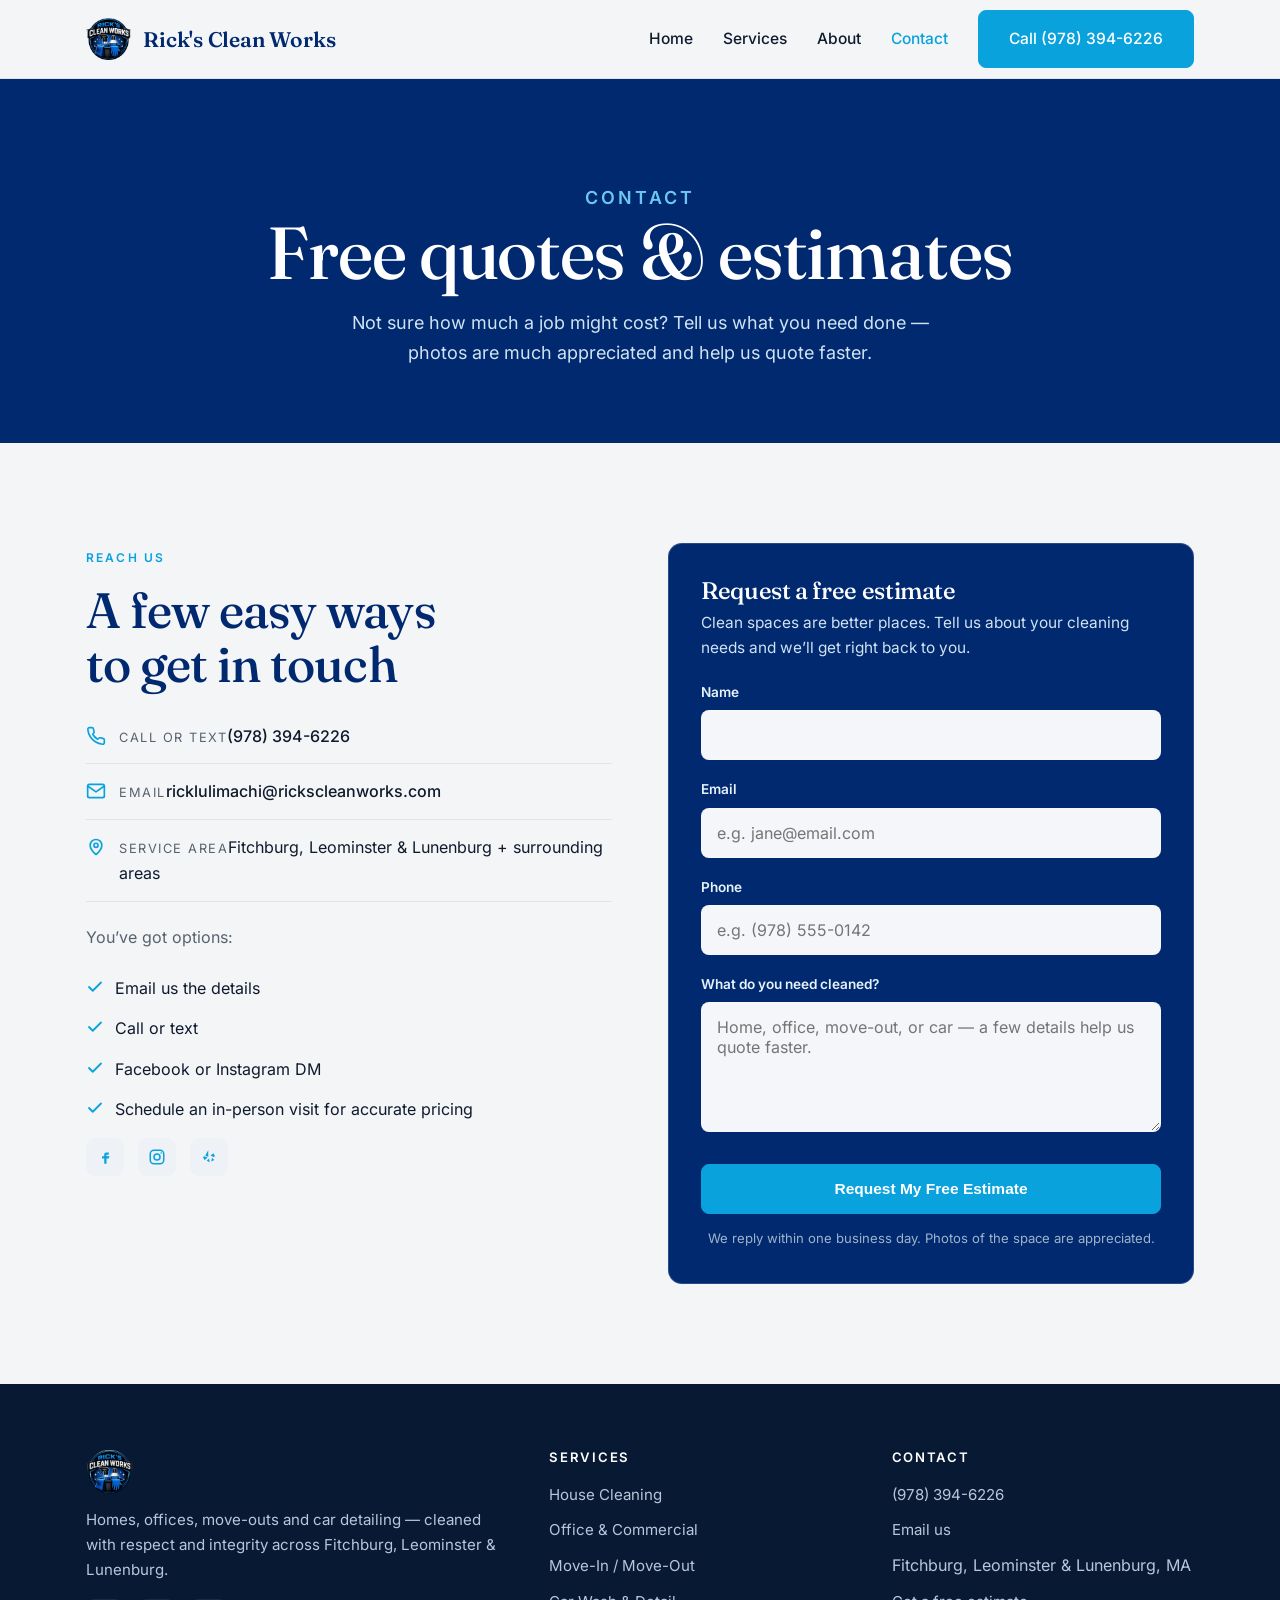
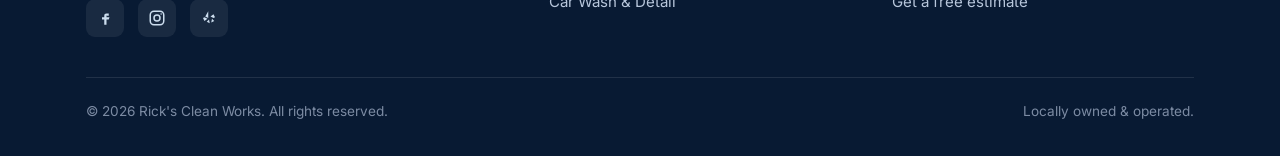
<file: contact.html>
<!DOCTYPE html>
<html lang="en">
<head>
<meta charset="UTF-8">
<meta name="viewport" content="width=device-width, initial-scale=1">
<title>Get a Free Cleaning Estimate | Rick's Clean Works — Fitchburg, MA</title>
<meta name="description" content="Contact Rick's Clean Works for a free cleaning or detailing estimate in Fitchburg, Leominster & Lunenburg, MA. Call or text (978) 394-6226, email, or send us a message.">
<link rel="canonical" href="https://www.rickscleanworks.com/contact">
<meta property="og:type" content="website">
<meta property="og:title" content="Get a Free Cleaning Estimate | Rick's Clean Works">
<meta property="og:description" content="Free cleaning & detailing estimates in Fitchburg, Leominster & Lunenburg, MA. Call or text (978) 394-6226.">
<meta property="og:url" content="https://www.rickscleanworks.com/contact">
<meta property="og:image" content="https://www.rickscleanworks.com/assets/og-image.jpg">
<meta name="twitter:card" content="summary_large_image">
<meta name="twitter:title" content="Get a Free Cleaning Estimate | Rick's Clean Works">
<meta name="twitter:description" content="Free cleaning & detailing estimates in Fitchburg, Leominster & Lunenburg, MA.">
<meta name="twitter:image" content="https://www.rickscleanworks.com/assets/og-image.jpg">
<link rel="preload" href="assets/fonts/inter-latin.woff2" as="font" type="font/woff2" crossorigin>
<link rel="preload" href="assets/fonts/fraunces-latin.woff2" as="font" type="font/woff2" crossorigin>
<style>
@font-face{font-family:'Fraunces';font-style:normal;font-weight:400 600;font-display:swap;src:url(assets/fonts/fraunces-latin.woff2) format('woff2');unicode-range:U+0000-00FF,U+0131,U+0152-0153,U+02BB-02BC,U+02C6,U+02DA,U+02DC,U+0304,U+0308,U+0329,U+2000-206F,U+20AC,U+2122,U+2191,U+2193,U+2212,U+2215,U+FEFF,U+FFFD}
@font-face{font-family:'Fraunces';font-style:normal;font-weight:400 600;font-display:swap;src:url(assets/fonts/fraunces-latin-ext.woff2) format('woff2');unicode-range:U+0100-02BA,U+02BD-02C5,U+02C7-02CC,U+02CE-02D7,U+02DD-02FF,U+0304,U+0308,U+0329,U+1D00-1DBF,U+1E00-1E9F,U+1EF2-1EFF,U+2020,U+20A0-20AB,U+20AD-20C0,U+2113,U+2C60-2C7F,U+A720-A7FF}
@font-face{font-family:'Inter';font-style:normal;font-weight:300 600;font-display:swap;src:url(assets/fonts/inter-latin.woff2) format('woff2');unicode-range:U+0000-00FF,U+0131,U+0152-0153,U+02BB-02BC,U+02C6,U+02DA,U+02DC,U+0304,U+0308,U+0329,U+2000-206F,U+20AC,U+2122,U+2191,U+2193,U+2212,U+2215,U+FEFF,U+FFFD}
@font-face{font-family:'Inter';font-style:normal;font-weight:300 600;font-display:swap;src:url(assets/fonts/inter-latin-ext.woff2) format('woff2');unicode-range:U+0100-02BA,U+02BD-02C5,U+02C7-02CC,U+02CE-02D7,U+02DD-02FF,U+0304,U+0308,U+0329,U+1D00-1DBF,U+1E00-1E9F,U+1EF2-1EFF,U+2020,U+20A0-20AB,U+20AD-20C0,U+2113,U+2C60-2C7F,U+A720-A7FF}
:root{--bg:#f4f5f7;--surface:#fff;--surface-2:#eef1f5;--text:#0f1b2d;--muted:#57626f;--primary:#002970;--primary-soft:#0b3d8f;--accent:#09a2dd;--accent-dark:#0b84b8;--line:#dfe4ea;--star:#e0a63c;--max:1160px;--radius:14px;--shadow:0 18px 40px rgba(0,41,112,.12);--shadow-sm:0 8px 20px rgba(0,41,112,.08)}
*{box-sizing:border-box;margin:0;padding:0}
html{scroll-behavior:smooth}
body{font-family:'Inter',system-ui,-apple-system,sans-serif;color:var(--text);background:var(--bg);line-height:1.65;-webkit-font-smoothing:antialiased;text-rendering:optimizeLegibility}
h1,h2,h3,h4{font-family:'Fraunces','Georgia',serif;font-weight:500;line-height:1.08;letter-spacing:-.015em;text-wrap:balance;color:var(--primary)}
a{color:inherit;text-decoration:none}
img{max-width:100%;height:auto;display:block}
ul{list-style:none}
.wrap{max-width:var(--max);margin:0 auto;padding:0 26px}
.wrap-narrow{max-width:820px;margin:0 auto;padding:0 26px}
section{padding:100px 0}
.eyebrow{display:inline-block;text-transform:uppercase;letter-spacing:.18em;font-size:.75rem;font-weight:600;color:var(--accent);margin-bottom:16px}
h1{font-size:clamp(2.6rem,6vw,4.6rem)}
h2{font-size:clamp(1.9rem,4vw,3.1rem);margin-bottom:20px}
h3{font-size:1.4rem;margin-bottom:10px}
.lead{font-size:1.2rem;color:var(--muted);max-width:640px;margin:20px 0 34px}
.section-intro{font-size:1.12rem;color:var(--muted);max-width:640px;margin-bottom:14px}
.center{text-align:center}
.center .lead,.center .section-intro{margin-left:auto;margin-right:auto}
.skip{position:absolute;left:-9999px}
.skip:focus{left:12px;top:12px;background:var(--primary);color:#fff;padding:12px 18px;border-radius:8px;z-index:200}
.btn{display:inline-flex;align-items:center;gap:9px;padding:15px 30px;border-radius:8px;font-weight:600;font-size:.97rem;cursor:pointer;border:1.6px solid var(--primary);transition:transform .2s ease,background .2s ease,color .2s ease,border-color .2s ease;touch-action:manipulation}
.btn:focus-visible{outline:3px solid var(--accent);outline-offset:3px}
.btn-primary{background:var(--primary);color:#fff}
.btn-accent{background:var(--accent);color:#fff;border-color:var(--accent)}
.btn-ghost{background:transparent;color:var(--primary)}
.btn-lg{padding:17px 36px;font-size:1.02rem}
.site{position:sticky;top:0;z-index:100;background:rgba(244,245,247,.88);backdrop-filter:blur(10px);border-bottom:1px solid var(--line)}
.nav{display:flex;align-items:center;justify-content:space-between;height:78px;gap:20px}
.brand{display:flex;align-items:center;gap:12px;font-family:'Fraunces',serif;font-size:1.32rem;font-weight:600;color:var(--primary);letter-spacing:-.01em}
.brand img{height:42px;width:auto}
.nav-links{display:flex;align-items:center;gap:30px}
.nav-links a{font-weight:500;font-size:.97rem}
.nav-links a.active{color:var(--accent)}
.menu-toggle{display:none;font-size:1.6rem;background:none;border:0;cursor:pointer;color:var(--primary);line-height:1;padding:6px}
.call-mini{display:none}
.hero{position:relative;color:#fff;text-align:left;overflow:hidden}
.hero .bg{position:absolute;inset:0;z-index:0}
.hero .bg img{width:100%;height:100%;object-fit:cover}
.hero .bg::after{content:"";position:absolute;inset:0;background:linear-gradient(105deg,rgba(0,20,54,.92) 0%,rgba(0,32,84,.80) 45%,rgba(0,41,112,.58) 100%)}
.hero .wrap{position:relative;z-index:1;padding-top:112px;padding-bottom:112px}
.hero h1{color:#fff;max-width:14ch}
.hero .lead{color:#dce8f5;max-width:560px}
.hero .eyebrow{color:#6cc7ef}
.hero-split{display:grid;grid-template-columns:1.05fr .95fr;gap:52px;align-items:center}
.hero-copy{min-width:0}
.logo-hero{position:relative;z-index:1;justify-self:center;width:min(100%,430px);animation:floaty 4.6s ease-in-out infinite;will-change:transform}
.logo-hero::before{content:"";position:absolute;left:50%;top:50%;transform:translate(-50%,-50%);width:120%;height:120%;border-radius:50%;background:radial-gradient(circle,rgba(9,162,221,.30) 0%,rgba(0,41,112,.22) 46%,rgba(0,41,112,0) 70%);z-index:-1}
.logo-hero img{width:100%;height:auto;display:block;filter:drop-shadow(0 22px 30px rgba(0,10,30,.55))}
.logo-tagline{margin:16px auto 0;display:flex;align-items:center;justify-content:center;gap:14px;font-family:'Inter',sans-serif;font-weight:600;text-transform:uppercase;letter-spacing:.22em;font-size:clamp(.64rem,1.15vw,.86rem);color:#e4eefb;text-shadow:0 1px 6px rgba(0,10,30,.6);white-space:nowrap}
.logo-tagline::before,.logo-tagline::after{content:"";height:1.5px;width:28px;flex:none;border-radius:2px}
.logo-tagline::before{background:linear-gradient(90deg,rgba(108,199,239,0),#6cc7ef)}
.logo-tagline::after{background:linear-gradient(90deg,#6cc7ef,rgba(108,199,239,0))}
@keyframes floaty{0%,100%{transform:translateY(0)}50%{transform:translateY(-10px)}}
.actions{display:flex;gap:14px;flex-wrap:wrap;align-items:center}
.hero .btn-ghost{color:#fff;border-color:rgba(255,255,255,.6)}
.trustbar{background:var(--primary);color:#e7f3fb;padding:26px 0}
.trustbar .row{display:flex;flex-wrap:wrap;justify-content:center;align-items:center;gap:16px 44px;text-align:center}
.trustbar .item{display:flex;align-items:center;gap:10px;font-size:.95rem;font-weight:500}
.trustbar svg{flex:none;color:#6cc7ef}
.trustbar .stars{color:var(--star);letter-spacing:2px}
.page-hero{background:var(--primary);color:#fff;text-align:center;padding:88px 0 76px}
.page-hero h1{color:#fff}
.page-hero .eyebrow{color:#6cc7ef}
.page-hero p{color:#cfe3f2;max-width:600px;margin:16px auto 0;font-size:1.12rem}
.reveal{opacity:0;transform:translateY(18px);transition:opacity .6s ease,transform .6s ease}
.reveal.in{opacity:1;transform:none}
@media(max-width:1000px){.hero-split{gap:36px}.logo-hero{width:min(100%,340px)}}
@media(max-width:860px){.hero-split{grid-template-columns:1fr;gap:40px;text-align:center}.hero h1,.hero .lead{max-width:none;margin-left:auto;margin-right:auto}.hero .actions{justify-content:center}.logo-hero{width:min(78%,300px)}}
@media(max-width:640px){section{padding:66px 0}.hero .wrap{padding-top:38px;padding-bottom:64px}.hero h1{font-size:clamp(2.1rem,8.5vw,2.6rem)}.hero .eyebrow{margin-bottom:10px}.hero .lead{font-size:1.04rem;margin:14px 0 22px}.hero .actions{gap:10px}.hero .btn-lg{padding:15px 26px;font-size:.98rem}.page-hero{padding:46px 0 42px}.page-hero p{font-size:1rem;margin-top:12px}.brand{font-size:1.12rem;gap:9px}.brand img{height:36px}.call-mini{display:flex;align-items:center;justify-content:center;width:42px;height:42px;border-radius:50%;background:var(--accent);color:#fff;flex:none;margin-left:auto}.menu-toggle{display:block;margin-left:2px}.nav-links{display:none}}
@media(prefers-reduced-motion:reduce){*{transition:none!important;animation:none!important;scroll-behavior:auto!important}.reveal{opacity:1;transform:none}}
</style>
<link rel="preload" href="styles.css?v=20260726" as="style" onload="this.onload=null;this.rel='stylesheet'">
<noscript><link rel="stylesheet" href="styles.css?v=20260726"></noscript>
<script type="application/ld+json">
{
  "@context": "https://schema.org",
  "@type": "LocalBusiness",
  "name": "Rick's Clean Works",
  "image": "https://www.rickscleanworks.com/assets/og-image.jpg",
  "url": "https://www.rickscleanworks.com/contact",
  "telephone": "+1-978-394-6226",
  "email": "ricklulimachi@rickscleanworks.com",
  "priceRange": "$$",
  "address": { "@type": "PostalAddress", "addressLocality": "Fitchburg", "addressRegion": "MA", "addressCountry": "US" },
  "areaServed": ["Fitchburg, MA", "Leominster, MA", "Lunenburg, MA"],
  "sameAs": [
    "https://facebook.com/profile.php?id=61590182191311",
    "http://instagram.com/rickscleanworks/",
    "http://yelp.com/biz/SFwKLmyk39MObXMphbTqpw"
  ]
}
</script>
</head>
<body>
<a href="#main" class="skip">Skip to content</a>

<header class="site">
  <div class="wrap nav">
    <a class="brand" href="index.html" aria-label="Rick's Clean Works home">
      <img src="assets/logo-mark.png" alt="Rick's Clean Works logo" width="45" height="42">
      Rick's Clean Works
    </a>
    <nav class="nav-links" id="nav" aria-label="Primary">
      <a class="link" href="index.html">Home</a>
      <a class="link" href="services.html">Services</a>
      <a class="link" href="about.html">About</a>
      <a class="link active" href="contact.html">Contact</a>
      <a class="btn btn-accent" href="tel:+19783946226">Call (978) 394-6226</a>
    </nav>
    <a class="call-mini" href="tel:+19783946226" aria-label="Call Rick's Clean Works at (978) 394-6226"><svg width="19" height="19" viewBox="0 0 24 24" fill="none" stroke="currentColor" stroke-width="2" stroke-linecap="round" stroke-linejoin="round" aria-hidden="true"><path d="M22 16.9v3a2 2 0 0 1-2.2 2 19.8 19.8 0 0 1-8.6-3 19.5 19.5 0 0 1-6-6 19.8 19.8 0 0 1-3-8.6A2 2 0 0 1 4.1 2H7a2 2 0 0 1 2 1.7c.1 1 .4 1.9.7 2.8a2 2 0 0 1-.5 2.1L8 9.9a16 16 0 0 0 6 6l1.3-1.2a2 2 0 0 1 2.1-.5c.9.3 1.8.6 2.8.7A2 2 0 0 1 22 16.9z"/></svg></a>
    <button class="menu-toggle" aria-label="Open menu" aria-expanded="false">&#9776;</button>
  </div>
</header>

<main id="main">
  <section class="page-hero">
    <div class="wrap">
      <p class="eyebrow">Contact</p>
      <h1>Free quotes &amp; estimates</h1>
      <p>Not sure how much a job might cost? Tell us what you need done — photos are much appreciated and help us quote faster.</p>
    </div>
  </section>

  <section>
    <div class="wrap contact-split">
      <div class="reveal form-col" id="estimate">
        <div class="form-card" style="background:var(--primary)">
          <h3 style="color:#fff;font-size:1.5rem;margin-bottom:6px">Request a free estimate</h3>
          <p style="color:#cfe3f2;font-size:.96rem;margin-bottom:20px">Clean spaces are better places. Tell us about your cleaning needs and we&rsquo;ll get right back to you.</p>
          <form class="lead-form" action="/api/lead" method="POST" novalidate>
            <input type="hidden" name="_form" value="contact">
            <div class="field">
              <label for="name">Name</label>
              <input id="name" name="name" type="text" autocomplete="name" required>
              <span class="err">Please enter your name.</span>
            </div>
            <div class="field">
              <label for="email">Email</label>
              <input id="email" name="email" type="email" inputmode="email" autocomplete="email" placeholder="e.g. jane@email.com" spellcheck="false" required>
              <span class="err">Please enter a valid email.</span>
            </div>
            <div class="field">
              <label for="phone">Phone</label>
              <input id="phone" name="phone" type="tel" inputmode="tel" autocomplete="tel" placeholder="e.g. (978) 555-0142">
            </div>
            <div class="field">
              <label for="message">What do you need cleaned?</label>
              <textarea id="message" name="message" placeholder="Home, office, move-out, or car — a few details help us quote faster." required></textarea>
              <span class="err">Please add a short message.</span>
            </div>
            <button class="btn btn-accent" type="submit">Request My Free Estimate</button>
            <p class="form-note">We reply within one business day. Photos of the space are appreciated.</p>
          </form>
        </div>
      </div>
      <div class="contact-info reveal info-col">
        <p class="eyebrow">Reach us</p>
        <h2 style="margin-bottom:18px">A few easy ways to get in touch</h2>
        <div class="line">
          <svg width="20" height="20" viewBox="0 0 24 24" fill="none" stroke="currentColor" stroke-width="2" stroke-linecap="round" stroke-linejoin="round" aria-hidden="true"><path d="M22 16.9v3a2 2 0 0 1-2.2 2 19.8 19.8 0 0 1-8.6-3 19.5 19.5 0 0 1-6-6 19.8 19.8 0 0 1-3-8.6A2 2 0 0 1 4.1 2H7a2 2 0 0 1 2 1.7c.1 1 .4 1.9.7 2.8a2 2 0 0 1-.5 2.1L8 9.9a16 16 0 0 0 6 6l1.3-1.2a2 2 0 0 1 2.1-.5c.9.3 1.8.6 2.8.7A2 2 0 0 1 22 16.9z"/></svg>
          <div><span class="k">Call or text</span><a href="tel:+19783946226">(978) 394-6226</a></div>
        </div>
        <div class="line">
          <svg width="20" height="20" viewBox="0 0 24 24" fill="none" stroke="currentColor" stroke-width="2" stroke-linecap="round" stroke-linejoin="round" aria-hidden="true"><rect x="2" y="4" width="20" height="16" rx="2"/><path d="m2 6 10 7L22 6"/></svg>
          <div><span class="k">Email</span><a href="mailto:ricklulimachi@rickscleanworks.com">ricklulimachi@rickscleanworks.com</a></div>
        </div>
        <div class="line">
          <svg width="20" height="20" viewBox="0 0 24 24" fill="none" stroke="currentColor" stroke-width="2" stroke-linecap="round" stroke-linejoin="round" aria-hidden="true"><path d="M12 21s-7-5.5-7-11a7 7 0 0 1 14 0c0 5.5-7 11-7 11z"/><circle cx="12" cy="10" r="2.5"/></svg>
          <div><span class="k">Service area</span><span style="color:var(--text)">Fitchburg, Leominster &amp; Lunenburg + surrounding areas</span></div>
        </div>
        <p style="margin-top:22px;color:var(--muted)">You&rsquo;ve got options:</p>
        <ul class="opts">
          <li><svg width="18" height="18" viewBox="0 0 24 24" fill="none" stroke="currentColor" stroke-width="2.4" stroke-linecap="round" stroke-linejoin="round" aria-hidden="true"><path d="M20 6 9 17l-5-5"/></svg> Email us the details</li>
          <li><svg width="18" height="18" viewBox="0 0 24 24" fill="none" stroke="currentColor" stroke-width="2.4" stroke-linecap="round" stroke-linejoin="round" aria-hidden="true"><path d="M20 6 9 17l-5-5"/></svg> Call or text</li>
          <li><svg width="18" height="18" viewBox="0 0 24 24" fill="none" stroke="currentColor" stroke-width="2.4" stroke-linecap="round" stroke-linejoin="round" aria-hidden="true"><path d="M20 6 9 17l-5-5"/></svg> Facebook or Instagram DM</li>
          <li><svg width="18" height="18" viewBox="0 0 24 24" fill="none" stroke="currentColor" stroke-width="2.4" stroke-linecap="round" stroke-linejoin="round" aria-hidden="true"><path d="M20 6 9 17l-5-5"/></svg> Schedule an in-person visit for accurate pricing</li>
        </ul>
        <div class="foot-social" style="margin-top:8px">
          <a href="https://facebook.com/profile.php?id=61590182191311" aria-label="Facebook" target="_blank" rel="noopener" style="background:var(--surface-2);color:var(--accent)"><svg width="18" height="18" viewBox="0 0 24 24" fill="currentColor" aria-hidden="true"><path d="M14 9h3V6h-3c-2 0-3 1-3 3v2H8v3h3v7h3v-7h3l1-3h-4V9c0-.6.4-1 1-1z"/></svg></a>
          <a href="http://instagram.com/rickscleanworks/" aria-label="Instagram" target="_blank" rel="noopener" style="background:var(--surface-2);color:var(--accent)"><svg width="18" height="18" viewBox="0 0 24 24" fill="none" stroke="currentColor" stroke-width="2" aria-hidden="true"><rect x="3" y="3" width="18" height="18" rx="5"/><circle cx="12" cy="12" r="4"/><circle cx="17.5" cy="6.5" r="1" fill="currentColor" stroke="none"/></svg></a>
          <a href="http://yelp.com/biz/SFwKLmyk39MObXMphbTqpw" aria-label="Yelp" target="_blank" rel="noopener" style="background:var(--surface-2);color:var(--accent)"><svg width="18" height="18" viewBox="0 0 24 24" fill="currentColor" aria-hidden="true"><path d="M11 3v9l-4-2 4-7zm-5 8 4 2-4 3-2-4 2-1zm3 6 3-3 1 5-4-2zm6 1 1-5 3 3-4 2zm3-6-4-2 4-3 2 4-2 1z"/></svg></a>
        </div>
      </div>

    </div>
  </section>
</main>

<footer class="site-foot">
  <div class="wrap">
    <div class="foot-grid">
      <div>
        <img src="assets/logo-mark.png" alt="Rick's Clean Works logo" width="142" height="132">
        <p>Homes, offices, move-outs and car detailing — cleaned with respect and integrity across Fitchburg, Leominster &amp; Lunenburg.</p>
        <div class="foot-social">
          <a href="https://facebook.com/profile.php?id=61590182191311" aria-label="Facebook" target="_blank" rel="noopener"><svg width="18" height="18" viewBox="0 0 24 24" fill="currentColor" aria-hidden="true"><path d="M14 9h3V6h-3c-2 0-3 1-3 3v2H8v3h3v7h3v-7h3l1-3h-4V9c0-.6.4-1 1-1z"/></svg></a>
          <a href="http://instagram.com/rickscleanworks/" aria-label="Instagram" target="_blank" rel="noopener"><svg width="18" height="18" viewBox="0 0 24 24" fill="none" stroke="currentColor" stroke-width="2" aria-hidden="true"><rect x="3" y="3" width="18" height="18" rx="5"/><circle cx="12" cy="12" r="4"/><circle cx="17.5" cy="6.5" r="1" fill="currentColor" stroke="none"/></svg></a>
          <a href="http://yelp.com/biz/SFwKLmyk39MObXMphbTqpw" aria-label="Yelp" target="_blank" rel="noopener"><svg width="18" height="18" viewBox="0 0 24 24" fill="currentColor" aria-hidden="true"><path d="M11 3v9l-4-2 4-7zm-5 8 4 2-4 3-2-4 2-1zm3 6 3-3 1 5-4-2zm6 1 1-5 3 3-4 2zm3-6-4-2 4-3 2 4-2 1z"/></svg></a>
        </div>
      </div>
      <div>
        <h4>Services</h4>
        <ul>
          <li><a href="services.html#house-cleaning">House Cleaning</a></li>
          <li><a href="services.html#office-cleaning">Office &amp; Commercial</a></li>
          <li><a href="services.html#move-out">Move-In / Move-Out</a></li>
          <li><a href="services.html#car-detailing">Car Wash &amp; Detail</a></li>
        </ul>
      </div>
      <div>
        <h4>Contact</h4>
        <ul>
          <li><a href="tel:+19783946226">(978) 394-6226</a></li>
          <li><a href="mailto:ricklulimachi@rickscleanworks.com">Email us</a></li>
          <li>Fitchburg, Leominster &amp; Lunenburg, MA</li>
          <li><a href="contact.html#estimate">Get a free estimate</a></li>
        </ul>
      </div>
    </div>
    <div class="foot-bottom">
      <span>&copy; <span id="yr"></span> Rick's Clean Works. All rights reserved.</span>
      <span>Locally owned &amp; operated.</span>
    </div>
  </div>
</footer>
<script src="site.js" defer></script>
</body>
</html>
</file>
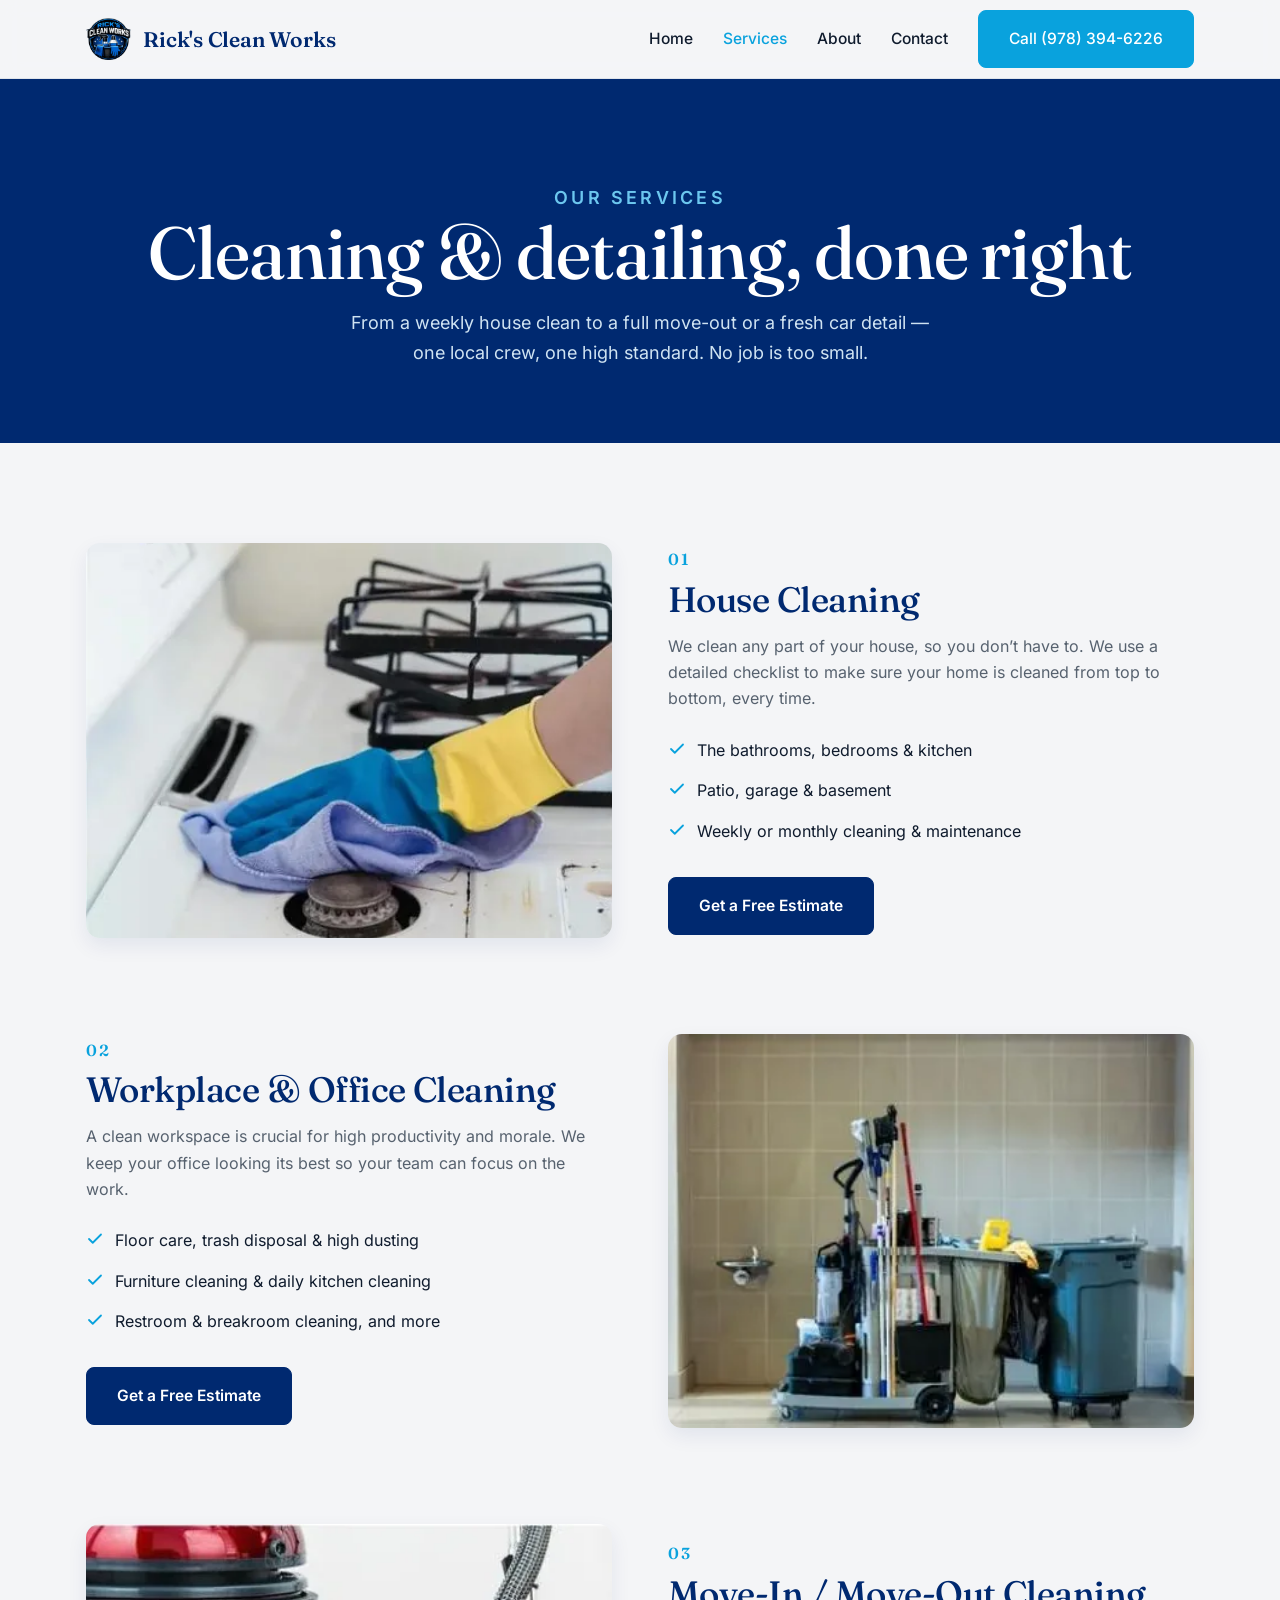
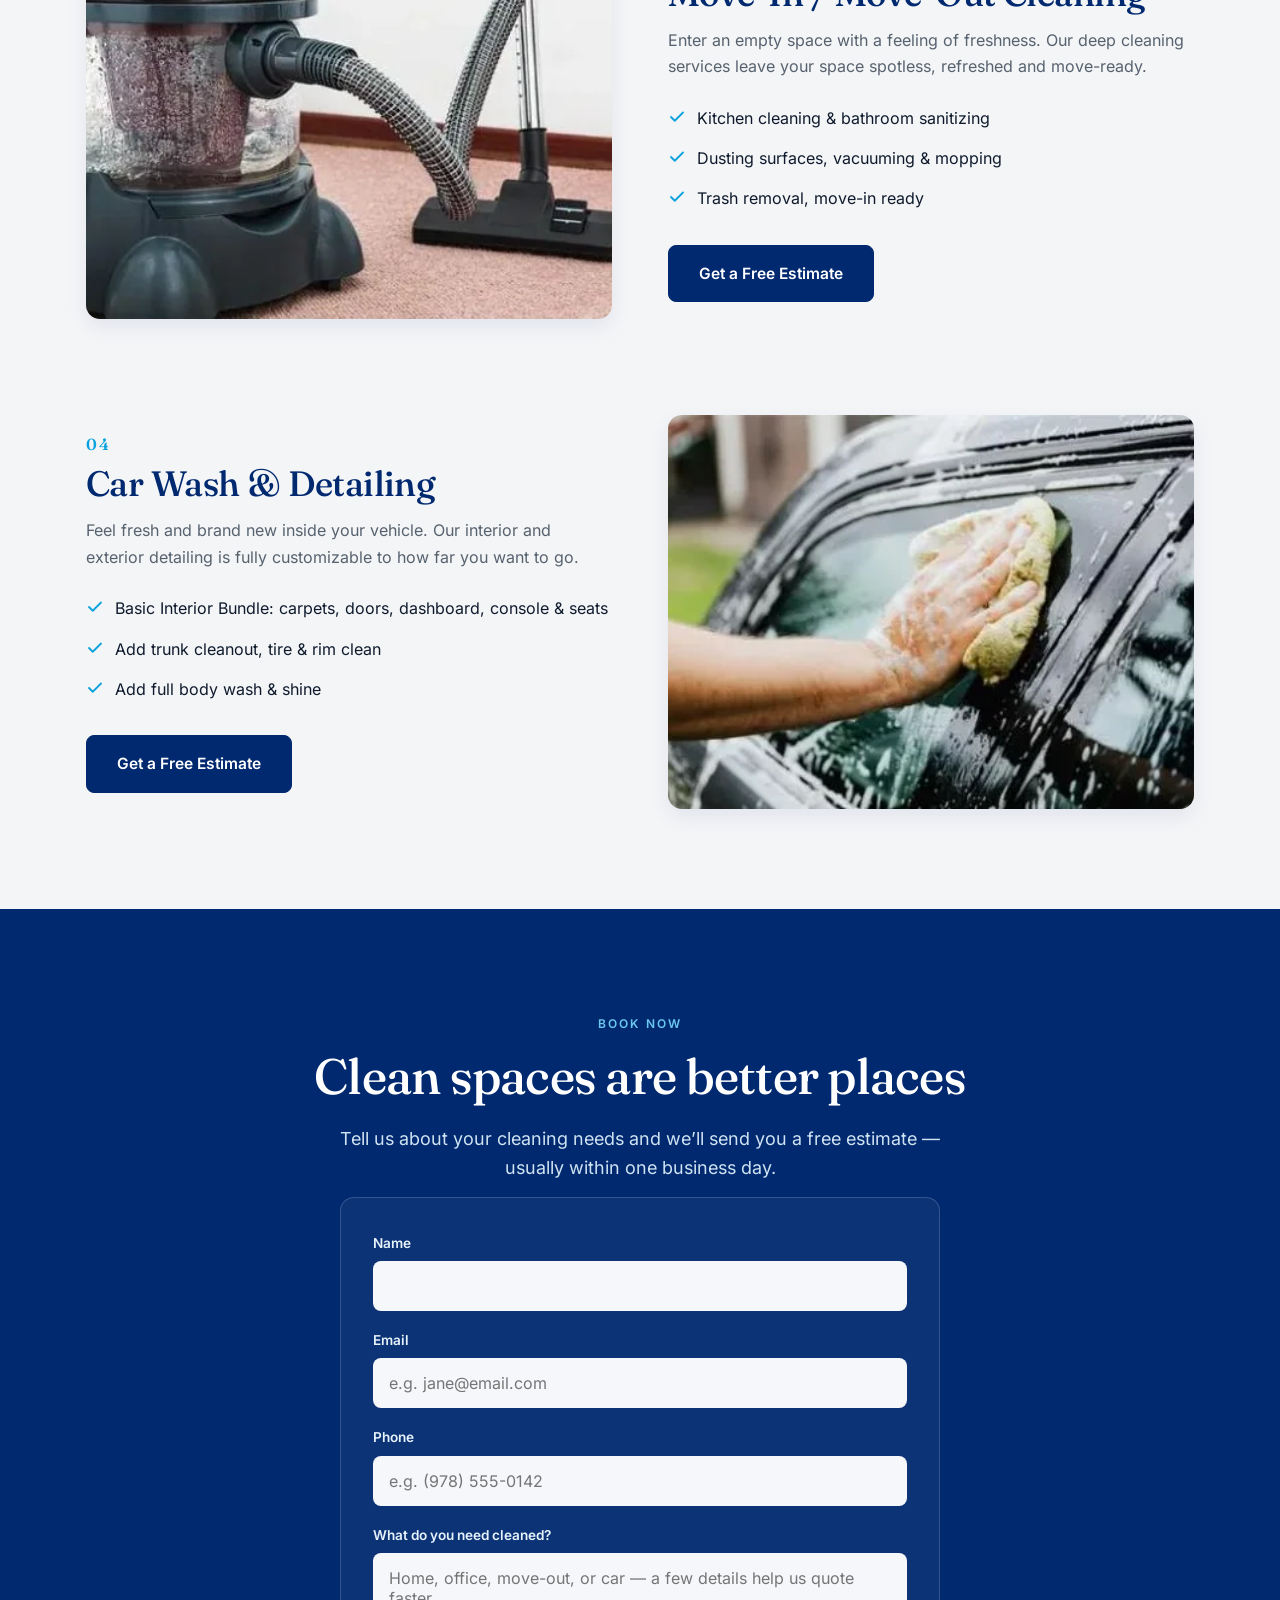
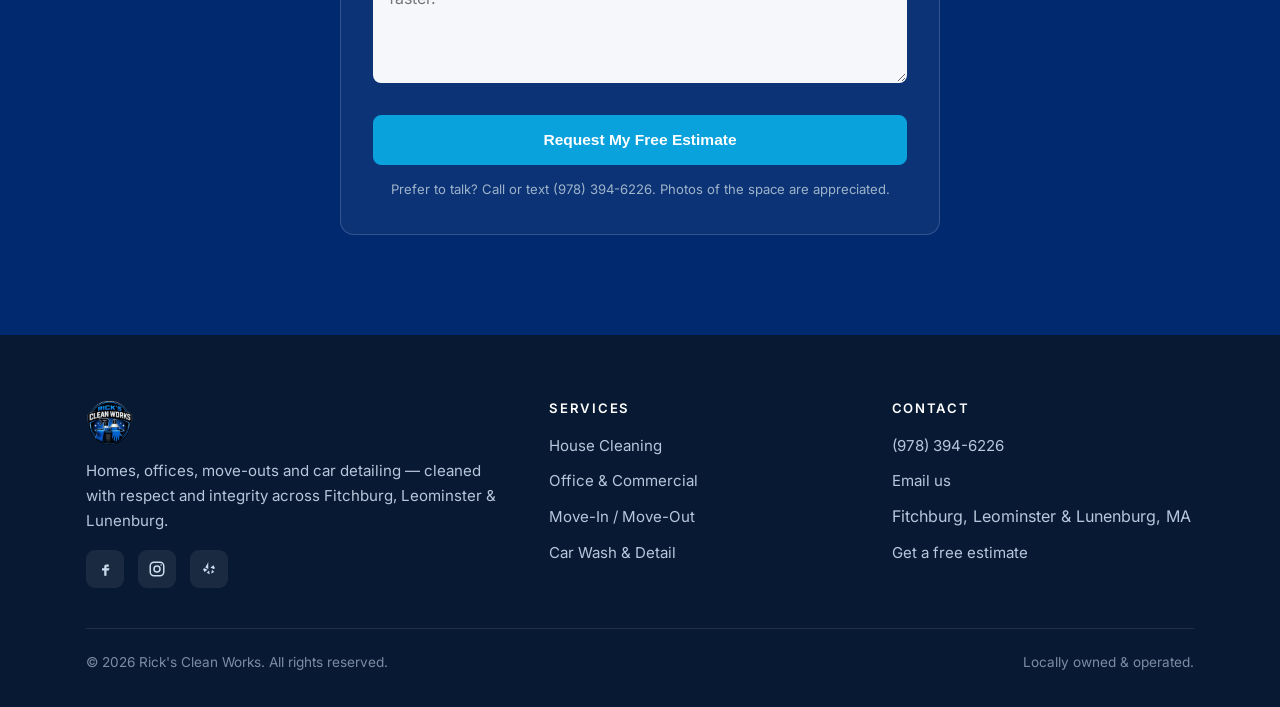
<file: services.html>
<!DOCTYPE html>
<html lang="en">
<head>
<meta charset="UTF-8">
<meta name="viewport" content="width=device-width, initial-scale=1">
<title>Cleaning Services: House, Office, Move-Out &amp; Car Detailing | Rick's Clean Works</title>
<meta name="description" content="Rick's Clean Works offers house cleaning, office & commercial cleaning, move-in/move-out deep cleans, and car detailing in Fitchburg, Leominster & Lunenburg, MA. Free estimates.">
<link rel="canonical" href="https://www.rickscleanworks.com/services">
<meta property="og:type" content="website">
<meta property="og:title" content="Cleaning Services in Fitchburg, MA | Rick's Clean Works">
<meta property="og:description" content="House, office & move-out cleaning plus full car detailing in Fitchburg, Leominster & Lunenburg, MA.">
<meta property="og:url" content="https://www.rickscleanworks.com/services">
<meta property="og:image" content="https://www.rickscleanworks.com/assets/og-image.jpg">
<meta name="twitter:card" content="summary_large_image">
<meta name="twitter:title" content="Cleaning Services in Fitchburg, MA | Rick's Clean Works">
<meta name="twitter:description" content="House, office & move-out cleaning plus full car detailing in Fitchburg, Leominster & Lunenburg, MA.">
<meta name="twitter:image" content="https://www.rickscleanworks.com/assets/og-image.jpg">
<link rel="preload" href="assets/fonts/inter-latin.woff2" as="font" type="font/woff2" crossorigin>
<link rel="preload" href="assets/fonts/fraunces-latin.woff2" as="font" type="font/woff2" crossorigin>
<style>
@font-face{font-family:'Fraunces';font-style:normal;font-weight:400 600;font-display:swap;src:url(assets/fonts/fraunces-latin.woff2) format('woff2');unicode-range:U+0000-00FF,U+0131,U+0152-0153,U+02BB-02BC,U+02C6,U+02DA,U+02DC,U+0304,U+0308,U+0329,U+2000-206F,U+20AC,U+2122,U+2191,U+2193,U+2212,U+2215,U+FEFF,U+FFFD}
@font-face{font-family:'Fraunces';font-style:normal;font-weight:400 600;font-display:swap;src:url(assets/fonts/fraunces-latin-ext.woff2) format('woff2');unicode-range:U+0100-02BA,U+02BD-02C5,U+02C7-02CC,U+02CE-02D7,U+02DD-02FF,U+0304,U+0308,U+0329,U+1D00-1DBF,U+1E00-1E9F,U+1EF2-1EFF,U+2020,U+20A0-20AB,U+20AD-20C0,U+2113,U+2C60-2C7F,U+A720-A7FF}
@font-face{font-family:'Inter';font-style:normal;font-weight:300 600;font-display:swap;src:url(assets/fonts/inter-latin.woff2) format('woff2');unicode-range:U+0000-00FF,U+0131,U+0152-0153,U+02BB-02BC,U+02C6,U+02DA,U+02DC,U+0304,U+0308,U+0329,U+2000-206F,U+20AC,U+2122,U+2191,U+2193,U+2212,U+2215,U+FEFF,U+FFFD}
@font-face{font-family:'Inter';font-style:normal;font-weight:300 600;font-display:swap;src:url(assets/fonts/inter-latin-ext.woff2) format('woff2');unicode-range:U+0100-02BA,U+02BD-02C5,U+02C7-02CC,U+02CE-02D7,U+02DD-02FF,U+0304,U+0308,U+0329,U+1D00-1DBF,U+1E00-1E9F,U+1EF2-1EFF,U+2020,U+20A0-20AB,U+20AD-20C0,U+2113,U+2C60-2C7F,U+A720-A7FF}
:root{--bg:#f4f5f7;--surface:#fff;--surface-2:#eef1f5;--text:#0f1b2d;--muted:#57626f;--primary:#002970;--primary-soft:#0b3d8f;--accent:#09a2dd;--accent-dark:#0b84b8;--line:#dfe4ea;--star:#e0a63c;--max:1160px;--radius:14px;--shadow:0 18px 40px rgba(0,41,112,.12);--shadow-sm:0 8px 20px rgba(0,41,112,.08)}
*{box-sizing:border-box;margin:0;padding:0}
html{scroll-behavior:smooth}
body{font-family:'Inter',system-ui,-apple-system,sans-serif;color:var(--text);background:var(--bg);line-height:1.65;-webkit-font-smoothing:antialiased;text-rendering:optimizeLegibility}
h1,h2,h3,h4{font-family:'Fraunces','Georgia',serif;font-weight:500;line-height:1.08;letter-spacing:-.015em;text-wrap:balance;color:var(--primary)}
a{color:inherit;text-decoration:none}
img{max-width:100%;height:auto;display:block}
ul{list-style:none}
.wrap{max-width:var(--max);margin:0 auto;padding:0 26px}
.wrap-narrow{max-width:820px;margin:0 auto;padding:0 26px}
section{padding:100px 0}
.eyebrow{display:inline-block;text-transform:uppercase;letter-spacing:.18em;font-size:.75rem;font-weight:600;color:var(--accent);margin-bottom:16px}
h1{font-size:clamp(2.6rem,6vw,4.6rem)}
h2{font-size:clamp(1.9rem,4vw,3.1rem);margin-bottom:20px}
h3{font-size:1.4rem;margin-bottom:10px}
.lead{font-size:1.2rem;color:var(--muted);max-width:640px;margin:20px 0 34px}
.section-intro{font-size:1.12rem;color:var(--muted);max-width:640px;margin-bottom:14px}
.center{text-align:center}
.center .lead,.center .section-intro{margin-left:auto;margin-right:auto}
.skip{position:absolute;left:-9999px}
.skip:focus{left:12px;top:12px;background:var(--primary);color:#fff;padding:12px 18px;border-radius:8px;z-index:200}
.btn{display:inline-flex;align-items:center;gap:9px;padding:15px 30px;border-radius:8px;font-weight:600;font-size:.97rem;cursor:pointer;border:1.6px solid var(--primary);transition:transform .2s ease,background .2s ease,color .2s ease,border-color .2s ease;touch-action:manipulation}
.btn:focus-visible{outline:3px solid var(--accent);outline-offset:3px}
.btn-primary{background:var(--primary);color:#fff}
.btn-accent{background:var(--accent);color:#fff;border-color:var(--accent)}
.btn-ghost{background:transparent;color:var(--primary)}
.btn-lg{padding:17px 36px;font-size:1.02rem}
.site{position:sticky;top:0;z-index:100;background:rgba(244,245,247,.88);backdrop-filter:blur(10px);border-bottom:1px solid var(--line)}
.nav{display:flex;align-items:center;justify-content:space-between;height:78px;gap:20px}
.brand{display:flex;align-items:center;gap:12px;font-family:'Fraunces',serif;font-size:1.32rem;font-weight:600;color:var(--primary);letter-spacing:-.01em}
.brand img{height:42px;width:auto}
.nav-links{display:flex;align-items:center;gap:30px}
.nav-links a{font-weight:500;font-size:.97rem}
.nav-links a.active{color:var(--accent)}
.menu-toggle{display:none;font-size:1.6rem;background:none;border:0;cursor:pointer;color:var(--primary);line-height:1;padding:6px}
.call-mini{display:none}
.hero{position:relative;color:#fff;text-align:left;overflow:hidden}
.hero .bg{position:absolute;inset:0;z-index:0}
.hero .bg img{width:100%;height:100%;object-fit:cover}
.hero .bg::after{content:"";position:absolute;inset:0;background:linear-gradient(105deg,rgba(0,20,54,.92) 0%,rgba(0,32,84,.80) 45%,rgba(0,41,112,.58) 100%)}
.hero .wrap{position:relative;z-index:1;padding-top:112px;padding-bottom:112px}
.hero h1{color:#fff;max-width:14ch}
.hero .lead{color:#dce8f5;max-width:560px}
.hero .eyebrow{color:#6cc7ef}
.hero-split{display:grid;grid-template-columns:1.05fr .95fr;gap:52px;align-items:center}
.hero-copy{min-width:0}
.logo-hero{position:relative;z-index:1;justify-self:center;width:min(100%,430px);animation:floaty 4.6s ease-in-out infinite;will-change:transform}
.logo-hero::before{content:"";position:absolute;left:50%;top:50%;transform:translate(-50%,-50%);width:120%;height:120%;border-radius:50%;background:radial-gradient(circle,rgba(9,162,221,.30) 0%,rgba(0,41,112,.22) 46%,rgba(0,41,112,0) 70%);z-index:-1}
.logo-hero img{width:100%;height:auto;display:block;filter:drop-shadow(0 22px 30px rgba(0,10,30,.55))}
.logo-tagline{margin:16px auto 0;display:flex;align-items:center;justify-content:center;gap:14px;font-family:'Inter',sans-serif;font-weight:600;text-transform:uppercase;letter-spacing:.22em;font-size:clamp(.64rem,1.15vw,.86rem);color:#e4eefb;text-shadow:0 1px 6px rgba(0,10,30,.6);white-space:nowrap}
.logo-tagline::before,.logo-tagline::after{content:"";height:1.5px;width:28px;flex:none;border-radius:2px}
.logo-tagline::before{background:linear-gradient(90deg,rgba(108,199,239,0),#6cc7ef)}
.logo-tagline::after{background:linear-gradient(90deg,#6cc7ef,rgba(108,199,239,0))}
@keyframes floaty{0%,100%{transform:translateY(0)}50%{transform:translateY(-10px)}}
.actions{display:flex;gap:14px;flex-wrap:wrap;align-items:center}
.hero .btn-ghost{color:#fff;border-color:rgba(255,255,255,.6)}
.trustbar{background:var(--primary);color:#e7f3fb;padding:26px 0}
.trustbar .row{display:flex;flex-wrap:wrap;justify-content:center;align-items:center;gap:16px 44px;text-align:center}
.trustbar .item{display:flex;align-items:center;gap:10px;font-size:.95rem;font-weight:500}
.trustbar svg{flex:none;color:#6cc7ef}
.trustbar .stars{color:var(--star);letter-spacing:2px}
.page-hero{background:var(--primary);color:#fff;text-align:center;padding:88px 0 76px}
.page-hero h1{color:#fff}
.page-hero .eyebrow{color:#6cc7ef}
.page-hero p{color:#cfe3f2;max-width:600px;margin:16px auto 0;font-size:1.12rem}
.reveal{opacity:0;transform:translateY(18px);transition:opacity .6s ease,transform .6s ease}
.reveal.in{opacity:1;transform:none}
@media(max-width:1000px){.hero-split{gap:36px}.logo-hero{width:min(100%,340px)}}
@media(max-width:860px){.hero-split{grid-template-columns:1fr;gap:40px;text-align:center}.hero h1,.hero .lead{max-width:none;margin-left:auto;margin-right:auto}.hero .actions{justify-content:center}.logo-hero{width:min(78%,300px)}}
@media(max-width:640px){section{padding:66px 0}.hero .wrap{padding-top:38px;padding-bottom:64px}.hero h1{font-size:clamp(2.1rem,8.5vw,2.6rem)}.hero .eyebrow{margin-bottom:10px}.hero .lead{font-size:1.04rem;margin:14px 0 22px}.hero .actions{gap:10px}.hero .btn-lg{padding:15px 26px;font-size:.98rem}.page-hero{padding:46px 0 42px}.page-hero p{font-size:1rem;margin-top:12px}.brand{font-size:1.12rem;gap:9px}.brand img{height:36px}.call-mini{display:flex;align-items:center;justify-content:center;width:42px;height:42px;border-radius:50%;background:var(--accent);color:#fff;flex:none;margin-left:auto}.menu-toggle{display:block;margin-left:2px}.nav-links{display:none}}
@media(prefers-reduced-motion:reduce){*{transition:none!important;animation:none!important;scroll-behavior:auto!important}.reveal{opacity:1;transform:none}}
</style>
<link rel="preload" href="styles.css?v=20260726" as="style" onload="this.onload=null;this.rel='stylesheet'">
<noscript><link rel="stylesheet" href="styles.css?v=20260726"></noscript>
<script type="application/ld+json">
{
  "@context": "https://schema.org",
  "@type": "LocalBusiness",
  "name": "Rick's Clean Works",
  "image": "https://www.rickscleanworks.com/assets/og-image.jpg",
  "url": "https://www.rickscleanworks.com/services",
  "telephone": "+1-978-394-6226",
  "email": "ricklulimachi@rickscleanworks.com",
  "priceRange": "$$",
  "address": { "@type": "PostalAddress", "addressLocality": "Fitchburg", "addressRegion": "MA", "addressCountry": "US" },
  "areaServed": ["Fitchburg, MA", "Leominster, MA", "Lunenburg, MA"],
  "hasOfferCatalog": {
    "@type": "OfferCatalog",
    "name": "Cleaning & Detailing Services",
    "itemListElement": [
      { "@type": "Offer", "itemOffered": { "@type": "Service", "name": "House Cleaning" } },
      { "@type": "Offer", "itemOffered": { "@type": "Service", "name": "Office & Commercial Cleaning" } },
      { "@type": "Offer", "itemOffered": { "@type": "Service", "name": "Move-In / Move-Out Cleaning" } },
      { "@type": "Offer", "itemOffered": { "@type": "Service", "name": "Car Wash & Detailing" } }
    ]
  }
}
</script>
</head>
<body>
<a href="#main" class="skip">Skip to content</a>

<header class="site">
  <div class="wrap nav">
    <a class="brand" href="index.html" aria-label="Rick's Clean Works home">
      <img src="assets/logo-mark.png" alt="Rick's Clean Works logo" width="45" height="42">
      Rick's Clean Works
    </a>
    <nav class="nav-links" id="nav" aria-label="Primary">
      <a class="link" href="index.html">Home</a>
      <a class="link active" href="services.html">Services</a>
      <a class="link" href="about.html">About</a>
      <a class="link" href="contact.html">Contact</a>
      <a class="btn btn-accent" href="tel:+19783946226">Call (978) 394-6226</a>
    </nav>
    <a class="call-mini" href="tel:+19783946226" aria-label="Call Rick's Clean Works at (978) 394-6226"><svg width="19" height="19" viewBox="0 0 24 24" fill="none" stroke="currentColor" stroke-width="2" stroke-linecap="round" stroke-linejoin="round" aria-hidden="true"><path d="M22 16.9v3a2 2 0 0 1-2.2 2 19.8 19.8 0 0 1-8.6-3 19.5 19.5 0 0 1-6-6 19.8 19.8 0 0 1-3-8.6A2 2 0 0 1 4.1 2H7a2 2 0 0 1 2 1.7c.1 1 .4 1.9.7 2.8a2 2 0 0 1-.5 2.1L8 9.9a16 16 0 0 0 6 6l1.3-1.2a2 2 0 0 1 2.1-.5c.9.3 1.8.6 2.8.7A2 2 0 0 1 22 16.9z"/></svg></a>
    <button class="menu-toggle" aria-label="Open menu" aria-expanded="false">&#9776;</button>
  </div>
</header>

<main id="main">
  <section class="page-hero">
    <div class="wrap">
      <p class="eyebrow">Our services</p>
      <h1>Cleaning &amp; detailing, done right</h1>
      <p>From a weekly house clean to a full move-out or a fresh car detail — one local crew, one high standard. No job is too small.</p>
    </div>
  </section>

  <section>
    <div class="wrap">
      <!-- 01 House Cleaning -->
      <div class="feature reveal" id="house-cleaning">
        <div class="media"><img src="assets/house-cleaning.webp" alt="Spotless kitchen after a detailed house cleaning" loading="lazy" width="470" height="365"></div>
        <div>
          <span class="num">01</span>
          <h3>House Cleaning</h3>
          <p>We clean any part of your house, so you don&rsquo;t have to. We use a detailed checklist to make sure your home is cleaned from top to bottom, every time.</p>
          <ul class="checklist">
            <li><svg width="18" height="18" viewBox="0 0 24 24" fill="none" stroke="currentColor" stroke-width="2.4" stroke-linecap="round" stroke-linejoin="round" aria-hidden="true"><path d="M20 6 9 17l-5-5"/></svg> The bathrooms, bedrooms &amp; kitchen</li>
            <li><svg width="18" height="18" viewBox="0 0 24 24" fill="none" stroke="currentColor" stroke-width="2.4" stroke-linecap="round" stroke-linejoin="round" aria-hidden="true"><path d="M20 6 9 17l-5-5"/></svg> Patio, garage &amp; basement</li>
            <li><svg width="18" height="18" viewBox="0 0 24 24" fill="none" stroke="currentColor" stroke-width="2.4" stroke-linecap="round" stroke-linejoin="round" aria-hidden="true"><path d="M20 6 9 17l-5-5"/></svg> Weekly or monthly cleaning &amp; maintenance</li>
          </ul>
          <a class="btn btn-primary" href="contact.html#estimate">Get a Free Estimate</a>
        </div>
      </div>

      <!-- 02 Office / Commercial -->
      <div class="feature rev reveal" id="office-cleaning">
        <div class="media"><img src="assets/office-cleaning.webp" alt="Clean, organized office workspace" loading="lazy" width="470" height="285"></div>
        <div>
          <span class="num">02</span>
          <h3>Workplace &amp; Office Cleaning</h3>
          <p>A clean workspace is crucial for high productivity and morale. We keep your office looking its best so your team can focus on the work.</p>
          <ul class="checklist">
            <li><svg width="18" height="18" viewBox="0 0 24 24" fill="none" stroke="currentColor" stroke-width="2.4" stroke-linecap="round" stroke-linejoin="round" aria-hidden="true"><path d="M20 6 9 17l-5-5"/></svg> Floor care, trash disposal &amp; high dusting</li>
            <li><svg width="18" height="18" viewBox="0 0 24 24" fill="none" stroke="currentColor" stroke-width="2.4" stroke-linecap="round" stroke-linejoin="round" aria-hidden="true"><path d="M20 6 9 17l-5-5"/></svg> Furniture cleaning &amp; daily kitchen cleaning</li>
            <li><svg width="18" height="18" viewBox="0 0 24 24" fill="none" stroke="currentColor" stroke-width="2.4" stroke-linecap="round" stroke-linejoin="round" aria-hidden="true"><path d="M20 6 9 17l-5-5"/></svg> Restroom &amp; breakroom cleaning, and more</li>
          </ul>
          <a class="btn btn-primary" href="contact.html#estimate">Get a Free Estimate</a>
        </div>
      </div>

      <!-- 03 Move In / Move Out -->
      <div class="feature reveal" id="move-out">
        <div class="media"><img src="assets/move-out.webp" alt="Deep cleaning an empty apartment for move-out" loading="lazy" width="491" height="327"></div>
        <div>
          <span class="num">03</span>
          <h3>Move-In / Move-Out Cleaning</h3>
          <p>Enter an empty space with a feeling of freshness. Our deep cleaning services leave your space spotless, refreshed and move-ready.</p>
          <ul class="checklist">
            <li><svg width="18" height="18" viewBox="0 0 24 24" fill="none" stroke="currentColor" stroke-width="2.4" stroke-linecap="round" stroke-linejoin="round" aria-hidden="true"><path d="M20 6 9 17l-5-5"/></svg> Kitchen cleaning &amp; bathroom sanitizing</li>
            <li><svg width="18" height="18" viewBox="0 0 24 24" fill="none" stroke="currentColor" stroke-width="2.4" stroke-linecap="round" stroke-linejoin="round" aria-hidden="true"><path d="M20 6 9 17l-5-5"/></svg> Dusting surfaces, vacuuming &amp; mopping</li>
            <li><svg width="18" height="18" viewBox="0 0 24 24" fill="none" stroke="currentColor" stroke-width="2.4" stroke-linecap="round" stroke-linejoin="round" aria-hidden="true"><path d="M20 6 9 17l-5-5"/></svg> Trash removal, move-in ready</li>
          </ul>
          <a class="btn btn-primary" href="contact.html#estimate">Get a Free Estimate</a>
        </div>
      </div>

      <!-- 04 Car Detailing -->
      <div class="feature rev reveal" id="car-detailing">
        <div class="media"><img src="assets/car-washing.webp" alt="Freshly detailed car interior" loading="lazy" width="444" height="296"></div>
        <div>
          <span class="num">04</span>
          <h3>Car Wash &amp; Detailing</h3>
          <p>Feel fresh and brand new inside your vehicle. Our interior and exterior detailing is fully customizable to how far you want to go.</p>
          <ul class="checklist">
            <li><svg width="18" height="18" viewBox="0 0 24 24" fill="none" stroke="currentColor" stroke-width="2.4" stroke-linecap="round" stroke-linejoin="round" aria-hidden="true"><path d="M20 6 9 17l-5-5"/></svg> Basic Interior Bundle: carpets, doors, dashboard, console &amp; seats</li>
            <li><svg width="18" height="18" viewBox="0 0 24 24" fill="none" stroke="currentColor" stroke-width="2.4" stroke-linecap="round" stroke-linejoin="round" aria-hidden="true"><path d="M20 6 9 17l-5-5"/></svg> Add trunk cleanout, tire &amp; rim clean</li>
            <li><svg width="18" height="18" viewBox="0 0 24 24" fill="none" stroke="currentColor" stroke-width="2.4" stroke-linecap="round" stroke-linejoin="round" aria-hidden="true"><path d="M20 6 9 17l-5-5"/></svg> Add full body wash &amp; shine</li>
          </ul>
          <a class="btn btn-primary" href="contact.html#estimate">Get a Free Estimate</a>
        </div>
      </div>
    </div>
  </section>

  <!-- CTA + FORM -->
  <section class="cta-band" id="quote">
    <div class="wrap center">
      <p class="eyebrow">Book now</p>
      <h2>Clean spaces are better places</h2>
      <p class="section-intro">Tell us about your cleaning needs and we&rsquo;ll send you a free estimate — usually within one business day.</p>
      <div class="form-card">
        <form class="lead-form" action="/api/lead" method="POST" novalidate>
          <input type="hidden" name="_form" value="contact">
          <div class="field">
            <label for="name">Name</label>
            <input id="name" name="name" type="text" autocomplete="name" required>
            <span class="err">Please enter your name.</span>
          </div>
          <div class="field">
            <label for="email">Email</label>
            <input id="email" name="email" type="email" inputmode="email" autocomplete="email" placeholder="e.g. jane@email.com" spellcheck="false" required>
            <span class="err">Please enter a valid email.</span>
          </div>
          <div class="field">
            <label for="phone">Phone</label>
            <input id="phone" name="phone" type="tel" inputmode="tel" autocomplete="tel" placeholder="e.g. (978) 555-0142">
          </div>
          <div class="field">
            <label for="message">What do you need cleaned?</label>
            <textarea id="message" name="message" placeholder="Home, office, move-out, or car — a few details help us quote faster." required></textarea>
            <span class="err">Please add a short message.</span>
          </div>
          <button class="btn btn-accent" type="submit">Request My Free Estimate</button>
          <p class="form-note">Prefer to talk? Call or text (978) 394-6226. Photos of the space are appreciated.</p>
        </form>
      </div>
    </div>
  </section>
</main>

<footer class="site-foot">
  <div class="wrap">
    <div class="foot-grid">
      <div>
        <img src="assets/logo-mark.png" alt="Rick's Clean Works logo" width="142" height="132">
        <p>Homes, offices, move-outs and car detailing — cleaned with respect and integrity across Fitchburg, Leominster &amp; Lunenburg.</p>
        <div class="foot-social">
          <a href="https://facebook.com/profile.php?id=61590182191311" aria-label="Facebook" target="_blank" rel="noopener"><svg width="18" height="18" viewBox="0 0 24 24" fill="currentColor" aria-hidden="true"><path d="M14 9h3V6h-3c-2 0-3 1-3 3v2H8v3h3v7h3v-7h3l1-3h-4V9c0-.6.4-1 1-1z"/></svg></a>
          <a href="http://instagram.com/rickscleanworks/" aria-label="Instagram" target="_blank" rel="noopener"><svg width="18" height="18" viewBox="0 0 24 24" fill="none" stroke="currentColor" stroke-width="2" aria-hidden="true"><rect x="3" y="3" width="18" height="18" rx="5"/><circle cx="12" cy="12" r="4"/><circle cx="17.5" cy="6.5" r="1" fill="currentColor" stroke="none"/></svg></a>
          <a href="http://yelp.com/biz/SFwKLmyk39MObXMphbTqpw" aria-label="Yelp" target="_blank" rel="noopener"><svg width="18" height="18" viewBox="0 0 24 24" fill="currentColor" aria-hidden="true"><path d="M11 3v9l-4-2 4-7zm-5 8 4 2-4 3-2-4 2-1zm3 6 3-3 1 5-4-2zm6 1 1-5 3 3-4 2zm3-6-4-2 4-3 2 4-2 1z"/></svg></a>
        </div>
      </div>
      <div>
        <h4>Services</h4>
        <ul>
          <li><a href="services.html#house-cleaning">House Cleaning</a></li>
          <li><a href="services.html#office-cleaning">Office &amp; Commercial</a></li>
          <li><a href="services.html#move-out">Move-In / Move-Out</a></li>
          <li><a href="services.html#car-detailing">Car Wash &amp; Detail</a></li>
        </ul>
      </div>
      <div>
        <h4>Contact</h4>
        <ul>
          <li><a href="tel:+19783946226">(978) 394-6226</a></li>
          <li><a href="mailto:ricklulimachi@rickscleanworks.com">Email us</a></li>
          <li>Fitchburg, Leominster &amp; Lunenburg, MA</li>
          <li><a href="contact.html#estimate">Get a free estimate</a></li>
        </ul>
      </div>
    </div>
    <div class="foot-bottom">
      <span>&copy; <span id="yr"></span> Rick's Clean Works. All rights reserved.</span>
      <span>Locally owned &amp; operated.</span>
    </div>
  </div>
</footer>
<script src="site.js" defer></script>
</body>
</html>
</file>
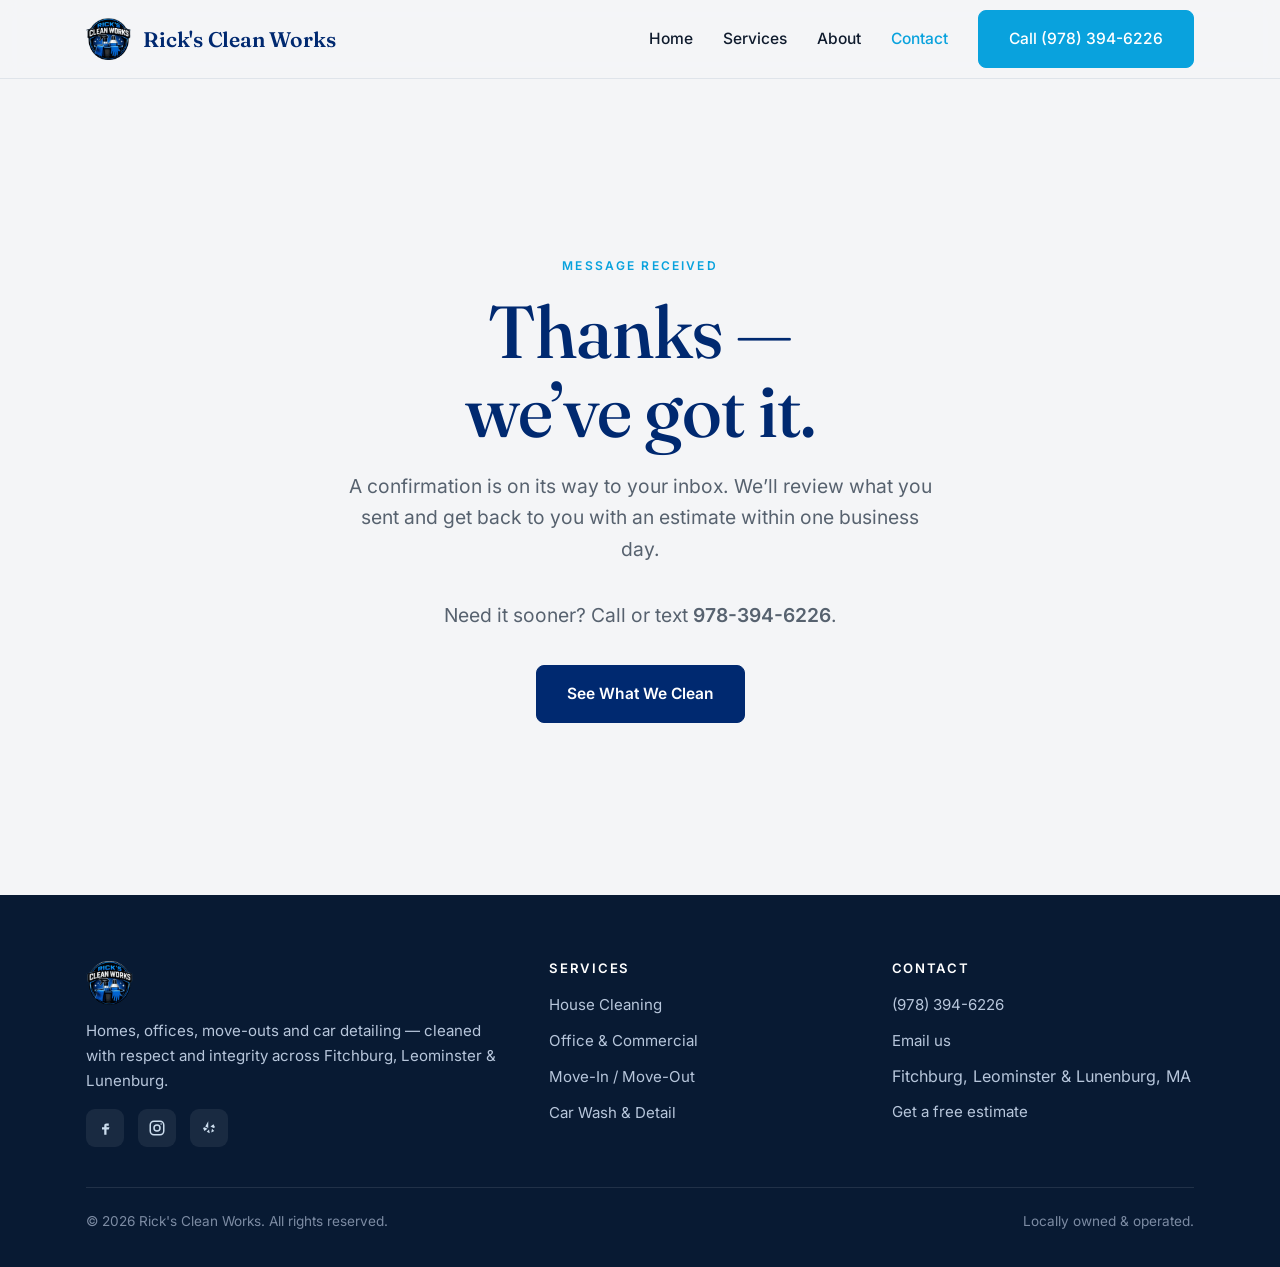
<file: thank-you.html>
<!DOCTYPE html>
<html lang="en">
<head>
<meta charset="UTF-8">
<meta name="viewport" content="width=device-width, initial-scale=1">
<title>Thank You — Rick&rsquo;s Clean Works</title>
<meta name="robots" content="noindex,nofollow">
<meta name="description" content="Thanks for contacting Rick's Clean Works. We'll get back to you with an estimate within one business day.">
<link rel="canonical" href="https://www.rickscleanworks.com/thank-you">
<meta property="og:type" content="website">
<meta property="og:title" content="Get a Free Cleaning Estimate | Rick's Clean Works">
<meta property="og:description" content="Free cleaning & detailing estimates in Fitchburg, Leominster & Lunenburg, MA. Call or text (978) 394-6226.">
<meta property="og:url" content="https://www.rickscleanworks.com/contact">
<meta property="og:image" content="https://www.rickscleanworks.com/assets/og-image.jpg">
<meta name="twitter:card" content="summary_large_image">
<meta name="twitter:title" content="Get a Free Cleaning Estimate | Rick's Clean Works">
<meta name="twitter:description" content="Free cleaning & detailing estimates in Fitchburg, Leominster & Lunenburg, MA.">
<meta name="twitter:image" content="https://www.rickscleanworks.com/assets/og-image.jpg">
<link rel="preload" href="assets/fonts/inter-latin.woff2" as="font" type="font/woff2" crossorigin>
<link rel="preload" href="assets/fonts/fraunces-latin.woff2" as="font" type="font/woff2" crossorigin>
<style>
@font-face{font-family:'Fraunces';font-style:normal;font-weight:400 600;font-display:swap;src:url(assets/fonts/fraunces-latin.woff2) format('woff2');unicode-range:U+0000-00FF,U+0131,U+0152-0153,U+02BB-02BC,U+02C6,U+02DA,U+02DC,U+0304,U+0308,U+0329,U+2000-206F,U+20AC,U+2122,U+2191,U+2193,U+2212,U+2215,U+FEFF,U+FFFD}
@font-face{font-family:'Fraunces';font-style:normal;font-weight:400 600;font-display:swap;src:url(assets/fonts/fraunces-latin-ext.woff2) format('woff2');unicode-range:U+0100-02BA,U+02BD-02C5,U+02C7-02CC,U+02CE-02D7,U+02DD-02FF,U+0304,U+0308,U+0329,U+1D00-1DBF,U+1E00-1E9F,U+1EF2-1EFF,U+2020,U+20A0-20AB,U+20AD-20C0,U+2113,U+2C60-2C7F,U+A720-A7FF}
@font-face{font-family:'Inter';font-style:normal;font-weight:300 600;font-display:swap;src:url(assets/fonts/inter-latin.woff2) format('woff2');unicode-range:U+0000-00FF,U+0131,U+0152-0153,U+02BB-02BC,U+02C6,U+02DA,U+02DC,U+0304,U+0308,U+0329,U+2000-206F,U+20AC,U+2122,U+2191,U+2193,U+2212,U+2215,U+FEFF,U+FFFD}
@font-face{font-family:'Inter';font-style:normal;font-weight:300 600;font-display:swap;src:url(assets/fonts/inter-latin-ext.woff2) format('woff2');unicode-range:U+0100-02BA,U+02BD-02C5,U+02C7-02CC,U+02CE-02D7,U+02DD-02FF,U+0304,U+0308,U+0329,U+1D00-1DBF,U+1E00-1E9F,U+1EF2-1EFF,U+2020,U+20A0-20AB,U+20AD-20C0,U+2113,U+2C60-2C7F,U+A720-A7FF}
:root{--bg:#f4f5f7;--surface:#fff;--surface-2:#eef1f5;--text:#0f1b2d;--muted:#57626f;--primary:#002970;--primary-soft:#0b3d8f;--accent:#09a2dd;--accent-dark:#0b84b8;--line:#dfe4ea;--star:#e0a63c;--max:1160px;--radius:14px;--shadow:0 18px 40px rgba(0,41,112,.12);--shadow-sm:0 8px 20px rgba(0,41,112,.08)}
*{box-sizing:border-box;margin:0;padding:0}
html{scroll-behavior:smooth}
body{font-family:'Inter',system-ui,-apple-system,sans-serif;color:var(--text);background:var(--bg);line-height:1.65;-webkit-font-smoothing:antialiased;text-rendering:optimizeLegibility}
h1,h2,h3,h4{font-family:'Fraunces','Georgia',serif;font-weight:500;line-height:1.08;letter-spacing:-.015em;text-wrap:balance;color:var(--primary)}
a{color:inherit;text-decoration:none}
img{max-width:100%;height:auto;display:block}
ul{list-style:none}
.wrap{max-width:var(--max);margin:0 auto;padding:0 26px}
.wrap-narrow{max-width:820px;margin:0 auto;padding:0 26px}
section{padding:100px 0}
.eyebrow{display:inline-block;text-transform:uppercase;letter-spacing:.18em;font-size:.75rem;font-weight:600;color:var(--accent);margin-bottom:16px}
h1{font-size:clamp(2.6rem,6vw,4.6rem)}
h2{font-size:clamp(1.9rem,4vw,3.1rem);margin-bottom:20px}
h3{font-size:1.4rem;margin-bottom:10px}
.lead{font-size:1.2rem;color:var(--muted);max-width:640px;margin:20px 0 34px}
.section-intro{font-size:1.12rem;color:var(--muted);max-width:640px;margin-bottom:14px}
.center{text-align:center}
.center .lead,.center .section-intro{margin-left:auto;margin-right:auto}
.skip{position:absolute;left:-9999px}
.skip:focus{left:12px;top:12px;background:var(--primary);color:#fff;padding:12px 18px;border-radius:8px;z-index:200}
.btn{display:inline-flex;align-items:center;gap:9px;padding:15px 30px;border-radius:8px;font-weight:600;font-size:.97rem;cursor:pointer;border:1.6px solid var(--primary);transition:transform .2s ease,background .2s ease,color .2s ease,border-color .2s ease;touch-action:manipulation}
.btn:focus-visible{outline:3px solid var(--accent);outline-offset:3px}
.btn-primary{background:var(--primary);color:#fff}
.btn-accent{background:var(--accent);color:#fff;border-color:var(--accent)}
.btn-ghost{background:transparent;color:var(--primary)}
.btn-lg{padding:17px 36px;font-size:1.02rem}
.site{position:sticky;top:0;z-index:100;background:rgba(244,245,247,.88);backdrop-filter:blur(10px);border-bottom:1px solid var(--line)}
.nav{display:flex;align-items:center;justify-content:space-between;height:78px;gap:20px}
.brand{display:flex;align-items:center;gap:12px;font-family:'Fraunces',serif;font-size:1.32rem;font-weight:600;color:var(--primary);letter-spacing:-.01em}
.brand img{height:42px;width:auto}
.nav-links{display:flex;align-items:center;gap:30px}
.nav-links a{font-weight:500;font-size:.97rem}
.nav-links a.active{color:var(--accent)}
.menu-toggle{display:none;font-size:1.6rem;background:none;border:0;cursor:pointer;color:var(--primary);line-height:1;padding:6px}
.call-mini{display:none}
.hero{position:relative;color:#fff;text-align:left;overflow:hidden}
.hero .bg{position:absolute;inset:0;z-index:0}
.hero .bg img{width:100%;height:100%;object-fit:cover}
.hero .bg::after{content:"";position:absolute;inset:0;background:linear-gradient(105deg,rgba(0,20,54,.92) 0%,rgba(0,32,84,.80) 45%,rgba(0,41,112,.58) 100%)}
.hero .wrap{position:relative;z-index:1;padding-top:112px;padding-bottom:112px}
.hero h1{color:#fff;max-width:14ch}
.hero .lead{color:#dce8f5;max-width:560px}
.hero .eyebrow{color:#6cc7ef}
.hero-split{display:grid;grid-template-columns:1.05fr .95fr;gap:52px;align-items:center}
.hero-copy{min-width:0}
.logo-hero{position:relative;z-index:1;justify-self:center;width:min(100%,430px);animation:floaty 4.6s ease-in-out infinite;will-change:transform}
.logo-hero::before{content:"";position:absolute;left:50%;top:50%;transform:translate(-50%,-50%);width:120%;height:120%;border-radius:50%;background:radial-gradient(circle,rgba(9,162,221,.30) 0%,rgba(0,41,112,.22) 46%,rgba(0,41,112,0) 70%);z-index:-1}
.logo-hero img{width:100%;height:auto;display:block;filter:drop-shadow(0 22px 30px rgba(0,10,30,.55))}
.logo-tagline{margin:16px auto 0;display:flex;align-items:center;justify-content:center;gap:14px;font-family:'Inter',sans-serif;font-weight:600;text-transform:uppercase;letter-spacing:.22em;font-size:clamp(.64rem,1.15vw,.86rem);color:#e4eefb;text-shadow:0 1px 6px rgba(0,10,30,.6);white-space:nowrap}
.logo-tagline::before,.logo-tagline::after{content:"";height:1.5px;width:28px;flex:none;border-radius:2px}
.logo-tagline::before{background:linear-gradient(90deg,rgba(108,199,239,0),#6cc7ef)}
.logo-tagline::after{background:linear-gradient(90deg,#6cc7ef,rgba(108,199,239,0))}
@keyframes floaty{0%,100%{transform:translateY(0)}50%{transform:translateY(-10px)}}
.actions{display:flex;gap:14px;flex-wrap:wrap;align-items:center}
.hero .btn-ghost{color:#fff;border-color:rgba(255,255,255,.6)}
.trustbar{background:var(--primary);color:#e7f3fb;padding:26px 0}
.trustbar .row{display:flex;flex-wrap:wrap;justify-content:center;align-items:center;gap:16px 44px;text-align:center}
.trustbar .item{display:flex;align-items:center;gap:10px;font-size:.95rem;font-weight:500}
.trustbar svg{flex:none;color:#6cc7ef}
.trustbar .stars{color:var(--star);letter-spacing:2px}
.page-hero{background:var(--primary);color:#fff;text-align:center;padding:88px 0 76px}
.page-hero h1{color:#fff}
.page-hero .eyebrow{color:#6cc7ef}
.page-hero p{color:#cfe3f2;max-width:600px;margin:16px auto 0;font-size:1.12rem}
.reveal{opacity:0;transform:translateY(18px);transition:opacity .6s ease,transform .6s ease}
.reveal.in{opacity:1;transform:none}
@media(max-width:1000px){.hero-split{gap:36px}.logo-hero{width:min(100%,340px)}}
@media(max-width:860px){.hero-split{grid-template-columns:1fr;gap:40px;text-align:center}.hero h1,.hero .lead{max-width:none;margin-left:auto;margin-right:auto}.hero .actions{justify-content:center}.logo-hero{width:min(78%,300px)}}
@media(max-width:640px){section{padding:66px 0}.hero .wrap{padding-top:38px;padding-bottom:64px}.hero h1{font-size:clamp(2.1rem,8.5vw,2.6rem)}.hero .eyebrow{margin-bottom:10px}.hero .lead{font-size:1.04rem;margin:14px 0 22px}.hero .actions{gap:10px}.hero .btn-lg{padding:15px 26px;font-size:.98rem}.page-hero{padding:46px 0 42px}.page-hero p{font-size:1rem;margin-top:12px}.brand{font-size:1.12rem;gap:9px}.brand img{height:36px}.call-mini{display:flex;align-items:center;justify-content:center;width:42px;height:42px;border-radius:50%;background:var(--accent);color:#fff;flex:none;margin-left:auto}.menu-toggle{display:block;margin-left:2px}.nav-links{display:none}}
@media(prefers-reduced-motion:reduce){*{transition:none!important;animation:none!important;scroll-behavior:auto!important}.reveal{opacity:1;transform:none}}
</style>
<link rel="preload" href="styles.css?v=20260726" as="style" onload="this.onload=null;this.rel='stylesheet'">
<noscript><link rel="stylesheet" href="styles.css?v=20260726"></noscript>
<script type="application/ld+json">
{
  "@context": "https://schema.org",
  "@type": "LocalBusiness",
  "name": "Rick's Clean Works",
  "image": "https://www.rickscleanworks.com/assets/og-image.jpg",
  "url": "https://www.rickscleanworks.com/contact",
  "telephone": "+1-978-394-6226",
  "email": "ricklulimachi@rickscleanworks.com",
  "priceRange": "$$",
  "address": { "@type": "PostalAddress", "addressLocality": "Fitchburg", "addressRegion": "MA", "addressCountry": "US" },
  "areaServed": ["Fitchburg, MA", "Leominster, MA", "Lunenburg, MA"],
  "sameAs": [
    "https://facebook.com/profile.php?id=61590182191311",
    "http://instagram.com/rickscleanworks/",
    "http://yelp.com/biz/SFwKLmyk39MObXMphbTqpw"
  ]
}
</script>
</head>
<body>
<header class="site">
  <div class="wrap nav">
    <a class="brand" href="index.html" aria-label="Rick's Clean Works home">
      <img src="assets/logo-mark.png" alt="Rick's Clean Works logo" width="45" height="42">
      Rick's Clean Works
    </a>
    <nav class="nav-links" id="nav" aria-label="Primary">
      <a class="link" href="index.html">Home</a>
      <a class="link" href="services.html">Services</a>
      <a class="link" href="about.html">About</a>
      <a class="link active" href="contact.html">Contact</a>
      <a class="btn btn-accent" href="tel:+19783946226">Call (978) 394-6226</a>
    </nav>
    <a class="call-mini" href="tel:+19783946226" aria-label="Call Rick's Clean Works at (978) 394-6226"><svg width="19" height="19" viewBox="0 0 24 24" fill="none" stroke="currentColor" stroke-width="2" stroke-linecap="round" stroke-linejoin="round" aria-hidden="true"><path d="M22 16.9v3a2 2 0 0 1-2.2 2 19.8 19.8 0 0 1-8.6-3 19.5 19.5 0 0 1-6-6 19.8 19.8 0 0 1-3-8.6A2 2 0 0 1 4.1 2H7a2 2 0 0 1 2 1.7c.1 1 .4 1.9.7 2.8a2 2 0 0 1-.5 2.1L8 9.9a16 16 0 0 0 6 6l1.3-1.2a2 2 0 0 1 2.1-.5c.9.3 1.8.6 2.8.7A2 2 0 0 1 22 16.9z"/></svg></a>
    <button class="menu-toggle" aria-label="Open menu" aria-expanded="false">&#9776;</button>
  </div>
</header>
<main id="main">
  <section class="section">
    <div class="wrap" style="max-width:640px;text-align:center;padding-block:72px">
      <p class="eyebrow">Message Received</p>
      <h1>Thanks &mdash; we&rsquo;ve got it.</h1>
      <p class="lead">A confirmation is on its way to your inbox. We&rsquo;ll review what you sent and get back to you with an estimate within one business day.</p>
      <p class="lead">Need it sooner? Call or text <a href="tel:+19783946226"><strong>978-394-6226</strong></a>.</p>
      <p style="margin-top:28px"><a class="btn btn-primary" href="/services">See What We Clean</a></p>
    </div>
  </section>
</main>
<footer class="site-foot">
  <div class="wrap">
    <div class="foot-grid">
      <div>
        <img src="assets/logo-mark.png" alt="Rick's Clean Works logo" width="142" height="132">
        <p>Homes, offices, move-outs and car detailing — cleaned with respect and integrity across Fitchburg, Leominster &amp; Lunenburg.</p>
        <div class="foot-social">
          <a href="https://facebook.com/profile.php?id=61590182191311" aria-label="Facebook" target="_blank" rel="noopener"><svg width="18" height="18" viewBox="0 0 24 24" fill="currentColor" aria-hidden="true"><path d="M14 9h3V6h-3c-2 0-3 1-3 3v2H8v3h3v7h3v-7h3l1-3h-4V9c0-.6.4-1 1-1z"/></svg></a>
          <a href="http://instagram.com/rickscleanworks/" aria-label="Instagram" target="_blank" rel="noopener"><svg width="18" height="18" viewBox="0 0 24 24" fill="none" stroke="currentColor" stroke-width="2" aria-hidden="true"><rect x="3" y="3" width="18" height="18" rx="5"/><circle cx="12" cy="12" r="4"/><circle cx="17.5" cy="6.5" r="1" fill="currentColor" stroke="none"/></svg></a>
          <a href="http://yelp.com/biz/SFwKLmyk39MObXMphbTqpw" aria-label="Yelp" target="_blank" rel="noopener"><svg width="18" height="18" viewBox="0 0 24 24" fill="currentColor" aria-hidden="true"><path d="M11 3v9l-4-2 4-7zm-5 8 4 2-4 3-2-4 2-1zm3 6 3-3 1 5-4-2zm6 1 1-5 3 3-4 2zm3-6-4-2 4-3 2 4-2 1z"/></svg></a>
        </div>
      </div>
      <div>
        <h4>Services</h4>
        <ul>
          <li><a href="services.html#house-cleaning">House Cleaning</a></li>
          <li><a href="services.html#office-cleaning">Office &amp; Commercial</a></li>
          <li><a href="services.html#move-out">Move-In / Move-Out</a></li>
          <li><a href="services.html#car-detailing">Car Wash &amp; Detail</a></li>
        </ul>
      </div>
      <div>
        <h4>Contact</h4>
        <ul>
          <li><a href="tel:+19783946226">(978) 394-6226</a></li>
          <li><a href="mailto:ricklulimachi@rickscleanworks.com">Email us</a></li>
          <li>Fitchburg, Leominster &amp; Lunenburg, MA</li>
          <li><a href="contact.html#estimate">Get a free estimate</a></li>
        </ul>
      </div>
    </div>
    <div class="foot-bottom">
      <span>&copy; <span id="yr"></span> Rick's Clean Works. All rights reserved.</span>
      <span>Locally owned &amp; operated.</span>
    </div>
  </div>
</footer>
<script src="site.js" defer></script>
</body>
</html>
</file>
<file: styles.css>
/* ============================================================
   Rick's Clean Works — luxury static site
   Field: residential + commercial cleaning + car detailing
   Palette: matched to Rick's real brand (logo + live site) —
   deep navy + bright sky blue accent + light warm-gray background
   Type: Fraunces (display) + Inter (body)
   ============================================================ */
:root{
  --bg:#f4f5f7;
  --surface:#ffffff;
  --surface-2:#eef1f5;
  --text:#0f1b2d;
  --muted:#57626f;
  --primary:#002970;
  --primary-soft:#0b3d8f;
  --accent:#09a2dd;
  --accent-dark:#0b84b8;
  --line:#dfe4ea;
  --star:#e0a63c;
  --max:1160px;
  --radius:14px;
  --shadow:0 18px 40px rgba(0,41,112,.12);
  --shadow-sm:0 8px 20px rgba(0,41,112,.08);
}
*{box-sizing:border-box;margin:0;padding:0}
html{scroll-behavior:smooth}
body{font-family:'Inter',system-ui,-apple-system,sans-serif;color:var(--text);background:var(--bg);line-height:1.65;-webkit-font-smoothing:antialiased;text-rendering:optimizeLegibility}
h1,h2,h3,h4{font-family:'Fraunces','Georgia',serif;font-weight:500;line-height:1.08;letter-spacing:-.015em;text-wrap:balance;color:var(--primary)}
a{color:inherit;text-decoration:none}
img{max-width:100%;height:auto;display:block}
ul{list-style:none}

/* layout */
.wrap{max-width:var(--max);margin:0 auto;padding:0 26px}
.wrap-narrow{max-width:820px;margin:0 auto;padding:0 26px}
section{padding:100px 0}
.eyebrow{display:inline-block;text-transform:uppercase;letter-spacing:.18em;font-size:.75rem;font-weight:600;color:var(--accent);margin-bottom:16px}
h1{font-size:clamp(2.6rem,6vw,4.6rem)}
h2{font-size:clamp(1.9rem,4vw,3.1rem);margin-bottom:20px}
h3{font-size:1.4rem;margin-bottom:10px}
.lead{font-size:1.2rem;color:var(--muted);max-width:640px;margin:20px 0 34px}
.section-intro{font-size:1.12rem;color:var(--muted);max-width:640px;margin-bottom:14px}
.center{text-align:center}
.center .lead,.center .section-intro{margin-left:auto;margin-right:auto}

/* skip link */
.skip{position:absolute;left:-9999px}
.skip:focus{left:12px;top:12px;background:var(--primary);color:#fff;padding:12px 18px;border-radius:8px;z-index:200}

/* buttons */
.btn{display:inline-flex;align-items:center;gap:9px;padding:15px 30px;border-radius:8px;font-weight:600;font-size:.97rem;cursor:pointer;border:1.6px solid var(--primary);transition:transform .2s ease,background .2s ease,color .2s ease,border-color .2s ease;touch-action:manipulation}
.btn:focus-visible{outline:3px solid var(--accent);outline-offset:3px}
.btn-primary{background:var(--primary);color:#fff}
.btn-primary:hover{background:var(--accent);border-color:var(--accent);transform:translateY(-2px)}
.btn-accent{background:var(--accent);color:#fff;border-color:var(--accent)}
.btn-accent:hover{background:var(--accent-dark);border-color:var(--accent-dark);transform:translateY(-2px)}
.btn-ghost{background:transparent;color:var(--primary)}
.btn-ghost:hover{background:var(--primary);color:#fff}
.btn-lg{padding:17px 36px;font-size:1.02rem}

/* header */
.site{position:sticky;top:0;z-index:100;background:rgba(244,245,247,.88);backdrop-filter:blur(10px);border-bottom:1px solid var(--line)}
.nav{display:flex;align-items:center;justify-content:space-between;height:78px;gap:20px}
.brand{display:flex;align-items:center;gap:12px;font-family:'Fraunces',serif;font-size:1.32rem;font-weight:600;color:var(--primary);letter-spacing:-.01em}
.brand img{height:42px;width:auto}
.nav-links{display:flex;align-items:center;gap:30px}
.nav-links a{font-weight:500;font-size:.97rem}
.nav-links a.link:hover{color:var(--accent)}
.nav-links a.active{color:var(--accent)}
.menu-toggle{display:none;font-size:1.6rem;background:none;border:0;cursor:pointer;color:var(--primary);line-height:1;padding:6px}
.call-mini{display:none}

/* hero */
.hero{position:relative;color:#fff;text-align:left;overflow:hidden}
.hero .bg{position:absolute;inset:0;z-index:0}
.hero .bg img{width:100%;height:100%;object-fit:cover}
.hero .bg::after{content:"";position:absolute;inset:0;background:linear-gradient(105deg,rgba(0,20,54,.92) 0%,rgba(0,32,84,.80) 45%,rgba(0,41,112,.58) 100%)}
.hero .wrap{position:relative;z-index:1;padding-top:112px;padding-bottom:112px}
.hero h1{color:#fff;max-width:14ch}
.hero .lead{color:#dce8f5;max-width:560px}
.hero .eyebrow{color:#6cc7ef}

/* hero split + breathing logo */
.hero-split{display:grid;grid-template-columns:1.05fr .95fr;gap:52px;align-items:center}
.hero-copy{min-width:0}
.logo-hero{position:relative;z-index:1;justify-self:center;width:min(100%,430px);animation:floaty 4.6s ease-in-out infinite;will-change:transform}
.logo-hero::before{content:"";position:absolute;left:50%;top:50%;transform:translate(-50%,-50%);width:120%;height:120%;border-radius:50%;background:radial-gradient(circle,rgba(9,162,221,.30) 0%,rgba(0,41,112,.22) 46%,rgba(0,41,112,0) 70%);z-index:-1}
.logo-hero img{width:100%;height:auto;display:block;filter:drop-shadow(0 22px 30px rgba(0,10,30,.55))}
.logo-tagline{margin:16px auto 0;display:flex;align-items:center;justify-content:center;gap:14px;font-family:'Inter',sans-serif;font-weight:600;text-transform:uppercase;letter-spacing:.22em;font-size:clamp(.64rem,1.15vw,.86rem);color:#e4eefb;text-shadow:0 1px 6px rgba(0,10,30,.6);white-space:nowrap}
.logo-tagline::before,.logo-tagline::after{content:"";height:1.5px;width:28px;flex:none;border-radius:2px}
.logo-tagline::before{background:linear-gradient(90deg,rgba(108,199,239,0),#6cc7ef)}
.logo-tagline::after{background:linear-gradient(90deg,#6cc7ef,rgba(108,199,239,0))}
@keyframes floaty{0%,100%{transform:translateY(0)}50%{transform:translateY(-10px)}}
.actions{display:flex;gap:14px;flex-wrap:wrap;align-items:center}
.hero .btn-ghost{color:#fff;border-color:rgba(255,255,255,.6)}
.hero .btn-ghost:hover{background:#fff;color:var(--primary);border-color:#fff}

/* trust bar */
.trustbar{background:var(--primary);color:#e7f3fb;padding:26px 0}
.trustbar .row{display:flex;flex-wrap:wrap;justify-content:center;align-items:center;gap:16px 44px;text-align:center}
.trustbar .item{display:flex;align-items:center;gap:10px;font-size:.95rem;font-weight:500}
.trustbar svg{flex:none;color:#6cc7ef}
.trustbar .stars{color:var(--star);letter-spacing:2px}

/* service cards */
.grid{display:grid;grid-template-columns:repeat(4,1fr);gap:24px}
.grid-2{grid-template-columns:repeat(2,1fr)}
.grid-3{grid-template-columns:repeat(3,1fr)}
.scard{background:var(--surface);border:1px solid var(--line);border-radius:var(--radius);overflow:hidden;display:flex;flex-direction:column;transition:transform .22s ease,box-shadow .22s ease}
.scard:hover{transform:translateY(-5px);box-shadow:var(--shadow)}
.scard .thumb{aspect-ratio:4/3;overflow:hidden;background:var(--surface-2)}
.scard .thumb img{width:100%;height:100%;object-fit:cover;transition:transform .4s ease}
.scard:hover .thumb img{transform:scale(1.05)}
.scard .body{padding:24px 24px 26px;display:flex;flex-direction:column;flex:1}
.scard h3{font-size:1.25rem}
.scard p{color:var(--muted);font-size:.97rem;flex:1}
.scard .more{margin-top:16px;font-weight:600;font-size:.9rem;color:var(--accent);display:inline-flex;align-items:center;gap:6px}
.scard:hover .more{gap:10px}

/* feature rows (services detail) */
.feature{display:grid;grid-template-columns:1fr 1fr;gap:56px;align-items:center;scroll-margin-top:100px}
.feature+.feature{margin-top:96px}
.feature.rev .media{order:2}
.feature .media{border-radius:var(--radius);overflow:hidden;box-shadow:var(--shadow-sm);aspect-ratio:4/3}
.feature .media img{width:100%;height:100%;object-fit:cover}
.feature .num{font-family:'Fraunces',serif;font-size:1rem;font-weight:600;color:var(--accent);letter-spacing:.14em}
.feature h3{font-size:clamp(1.6rem,3vw,2.2rem);margin:8px 0 14px}
.feature p{color:var(--muted);margin-bottom:14px}
.checklist{margin:18px 0 26px}
.checklist li{display:flex;gap:11px;align-items:flex-start;padding:7px 0;color:var(--text)}
.checklist svg{flex:none;color:var(--accent);margin-top:3px}

/* why-us / values */
.values{display:grid;grid-template-columns:repeat(4,1fr);gap:22px}
.value{background:var(--surface);border:1px solid var(--line);border-radius:var(--radius);padding:30px 26px;text-align:left}
.value .ico{width:46px;height:46px;border-radius:11px;background:var(--surface-2);display:flex;align-items:center;justify-content:center;color:var(--accent);margin-bottom:16px}
.value h3{font-size:1.16rem;margin-bottom:6px}
.value p{color:var(--muted);font-size:.95rem}

/* alt band */
.band-soft{background:var(--surface-2)}

/* reviews */
.reviews{display:grid;grid-template-columns:repeat(3,1fr);gap:24px}
.review{background:var(--surface);border:1px solid var(--line);border-radius:var(--radius);padding:30px 28px;display:flex;flex-direction:column}
.review .stars{color:var(--star);letter-spacing:2px;font-size:1.05rem;margin-bottom:14px}
.review p{font-size:1.02rem;color:var(--text);flex:1}
.review .who{margin-top:20px;display:flex;align-items:center;gap:12px}
.review .avatar{width:42px;height:42px;border-radius:50%;background:var(--primary);color:#fff;display:flex;align-items:center;justify-content:center;font-family:'Fraunces',serif;font-weight:600}
.review .name{font-weight:600;font-size:.96rem}
.review .src{font-size:.82rem;color:var(--muted)}
.rating-lead{display:flex;align-items:center;justify-content:center;gap:14px;margin-bottom:8px;flex-wrap:wrap}
.rating-lead .big{font-family:'Fraunces',serif;font-size:2.4rem;color:var(--primary);line-height:1}
.rating-lead .stars{color:var(--star);letter-spacing:3px;font-size:1.4rem}

/* service area */
.area-list{display:flex;flex-wrap:wrap;gap:12px;justify-content:center;margin-top:10px}
.area-list span{background:var(--surface);border:1px solid var(--line);border-radius:40px;padding:10px 22px;font-weight:500;font-size:.97rem}

/* CTA + form band */
.cta-band{background:var(--primary);color:#fff}
.cta-band h2{color:#fff}
.cta-band .eyebrow{color:#6cc7ef}
.cta-band .section-intro{color:#cfe3f2}
.form-card{max-width:600px;margin:0 auto;background:rgba(255,255,255,.05);border:1px solid rgba(255,255,255,.16);border-radius:var(--radius);padding:34px 32px}
.lead-form{text-align:left}
.field{margin-bottom:18px}
.field label{display:block;font-size:.85rem;font-weight:600;margin-bottom:7px;color:#e7f3fb}
.field input,.field textarea{width:100%;padding:14px 15px;font-size:16px;font-family:inherit;border:1.6px solid rgba(255,255,255,.22);border-radius:8px;background:rgba(255,255,255,.96);color:var(--text)}
.field input:focus,.field textarea:focus{outline:none;border-color:var(--accent);box-shadow:0 0 0 3px rgba(28,125,95,.35)}
.field textarea{min-height:130px;resize:vertical}
.err{color:#ffb4a8;font-size:.82rem;margin-top:6px;display:none}
.field.invalid .err{display:block}
.field.invalid input,.field.invalid textarea{border-color:#ff8f7d}
.lead-form .btn{width:100%;margin-top:6px;justify-content:center}
.form-note{font-size:.82rem;color:#9db4c9;margin-top:14px;text-align:center}

/* contact split */
.contact-split{display:grid;grid-template-columns:1fr 1fr;gap:56px;align-items:start}
#estimate{scroll-margin-top:96px}
.contact-info h3{margin-bottom:6px}
.contact-info .line{display:flex;gap:13px;align-items:flex-start;padding:14px 0;border-bottom:1px solid var(--line)}
.contact-info .line svg{flex:none;color:var(--accent);margin-top:3px}
.contact-info .line a{font-weight:500}
.contact-info .line a:hover{color:var(--accent)}
.contact-info .k{font-size:.8rem;text-transform:uppercase;letter-spacing:.12em;color:var(--muted);margin-bottom:2px}
.opts{margin:18px 0 8px}
.opts li{display:flex;gap:11px;align-items:flex-start;padding:7px 0;color:var(--text)}
.opts svg{flex:none;color:var(--accent);margin-top:3px}

@media(min-width:861px){
  .contact-split .form-col{order:2}
}

/* about hero split */
.about-hero{display:grid;grid-template-columns:1.05fr 1fr;gap:56px;align-items:center}
.about-hero .media{border-radius:var(--radius);overflow:hidden;box-shadow:var(--shadow);aspect-ratio:4/5}
.about-hero .media img{width:100%;height:100%;object-fit:cover}
.badges{display:grid;grid-template-columns:repeat(2,1fr);gap:16px;margin-top:8px}
.badge{display:flex;gap:12px;align-items:flex-start;background:var(--surface);border:1px solid var(--line);border-radius:12px;padding:18px 20px}
.badge svg{flex:none;color:var(--accent);margin-top:2px}
.badge b{display:block;font-size:1rem;color:var(--primary);font-family:'Fraunces',serif;font-weight:600}
.badge span{font-size:.9rem;color:var(--muted)}

/* page hero (interior) */
.page-hero{background:var(--primary);color:#fff;text-align:center;padding:88px 0 76px}
.page-hero h1{color:#fff}
.page-hero .eyebrow{color:#6cc7ef}
.page-hero p{color:#cfe3f2;max-width:600px;margin:16px auto 0;font-size:1.12rem}

/* footer */
.site-foot{background:#081a33;color:#b7c6db;padding:66px 0 34px}
.foot-grid{display:grid;grid-template-columns:1.4fr 1fr 1fr;gap:40px;margin-bottom:40px}
.foot-grid .brand{color:#fff;margin-bottom:14px}
.foot-grid img{height:44px;width:auto;margin-bottom:14px}
.foot-grid h4{color:#fff;font-family:'Inter',sans-serif;font-size:.82rem;text-transform:uppercase;letter-spacing:.13em;margin-bottom:16px;font-weight:600}
.foot-grid p,.foot-grid a{font-size:.94rem;color:#b7c6db}
.foot-grid a:hover{color:#6cc7ef}
.foot-grid li{margin-bottom:9px}
.foot-social{display:flex;gap:14px;margin-top:16px}
.foot-social a{width:38px;height:38px;border-radius:9px;background:rgba(255,255,255,.07);display:flex;align-items:center;justify-content:center;color:#cde;transition:background .2s ease}
.foot-social a:hover{background:var(--accent)}
.foot-bottom{border-top:1px solid rgba(255,255,255,.1);padding-top:22px;display:flex;justify-content:space-between;flex-wrap:wrap;gap:10px;font-size:.85rem;color:#7c8ba3}

/* responsive */
@media(max-width:1000px){
  .grid{grid-template-columns:repeat(2,1fr)}
  .values{grid-template-columns:repeat(2,1fr)}
  .hero-split{gap:36px}
  .logo-hero{width:min(100%,340px)}
}
@media(max-width:860px){
  .hero-split{grid-template-columns:1fr;gap:40px;text-align:center}
  .hero h1,.hero .lead{max-width:none;margin-left:auto;margin-right:auto}
  .hero .actions{justify-content:center}
  .logo-hero{width:min(78%,300px)}
  .feature,.contact-split,.about-hero{grid-template-columns:1fr;gap:32px}
  .feature.rev .media{order:0}
  .reviews{grid-template-columns:1fr}
  .foot-grid{grid-template-columns:1fr;gap:30px}
  .about-hero .media{aspect-ratio:4/3;max-height:420px}
}
@media(max-width:640px){
  section{padding:66px 0}
  .hero .wrap{padding-top:38px;padding-bottom:64px}
  .hero h1{font-size:clamp(2.1rem,8.5vw,2.6rem)}
  .hero .eyebrow{margin-bottom:10px}
  .hero .lead{font-size:1.04rem;margin:14px 0 22px}
  .hero .actions{gap:10px}
  .hero .btn-lg{padding:15px 26px;font-size:.98rem}
  .page-hero{padding:46px 0 42px}
  .page-hero p{font-size:1rem;margin-top:12px}
  .brand{font-size:1.12rem;gap:9px}
  .brand img{height:36px}
  .call-mini{display:flex;align-items:center;justify-content:center;width:42px;height:42px;border-radius:50%;background:var(--accent);color:#fff;flex:none;margin-left:auto}
  .call-mini:active{background:var(--accent-dark)}
  .menu-toggle{margin-left:2px}
  .grid,.grid-2,.grid-3{grid-template-columns:1fr}
  .values{grid-template-columns:1fr}
  .badges{grid-template-columns:1fr}
  .nav-links{display:none}
  .nav-links.open{display:flex;flex-direction:column;align-items:flex-start;position:absolute;top:78px;left:0;right:0;background:var(--bg);border-bottom:1px solid var(--line);padding:22px 26px;gap:18px}
  .nav-links.open .btn{width:100%;justify-content:center}
  .menu-toggle{display:block}
  .foot-bottom{flex-direction:column}
}
@media(prefers-reduced-motion:reduce){
  *{transition:none!important;animation:none!important;scroll-behavior:auto!important}
}

/* scroll reveal (progressive enhancement) */
.reveal{opacity:0;transform:translateY(18px);transition:opacity .6s ease,transform .6s ease}
.reveal.in{opacity:1;transform:none}
@media(prefers-reduced-motion:reduce){
  .reveal{opacity:1;transform:none}
}
</file>
